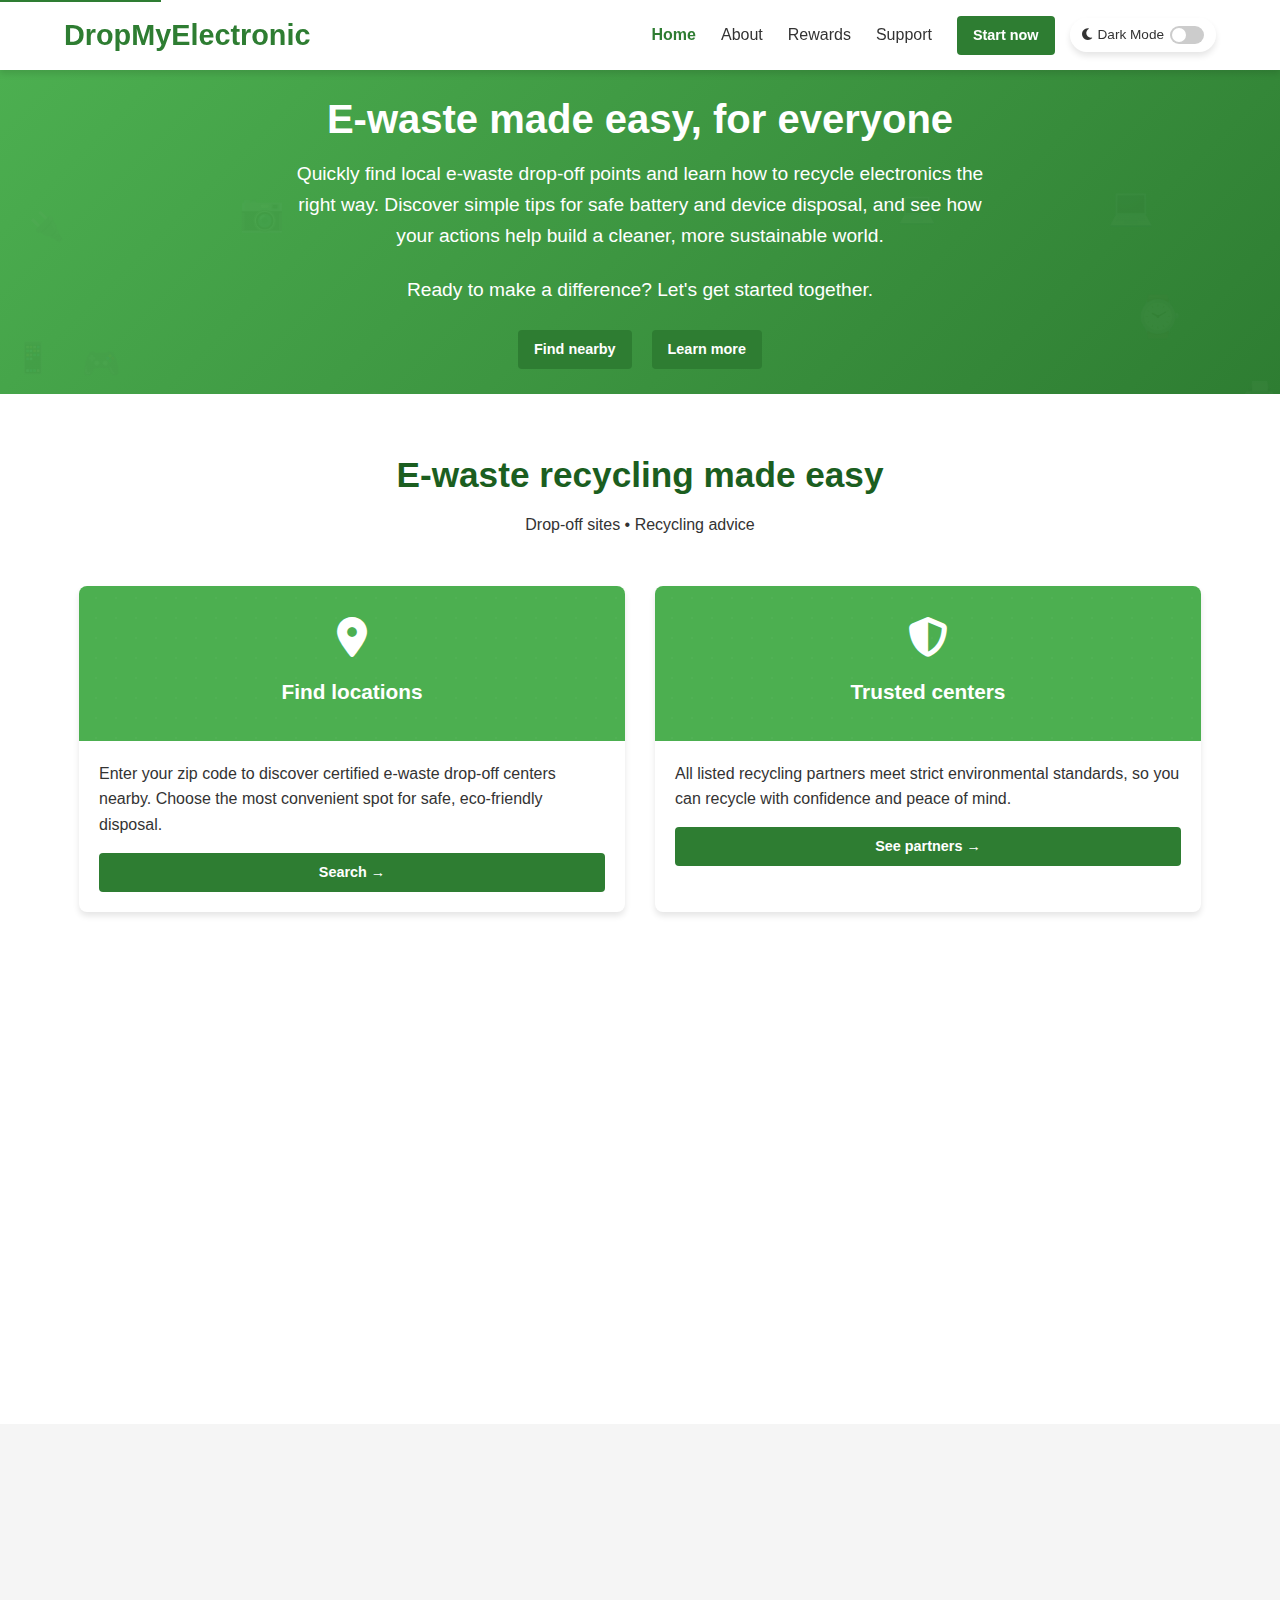
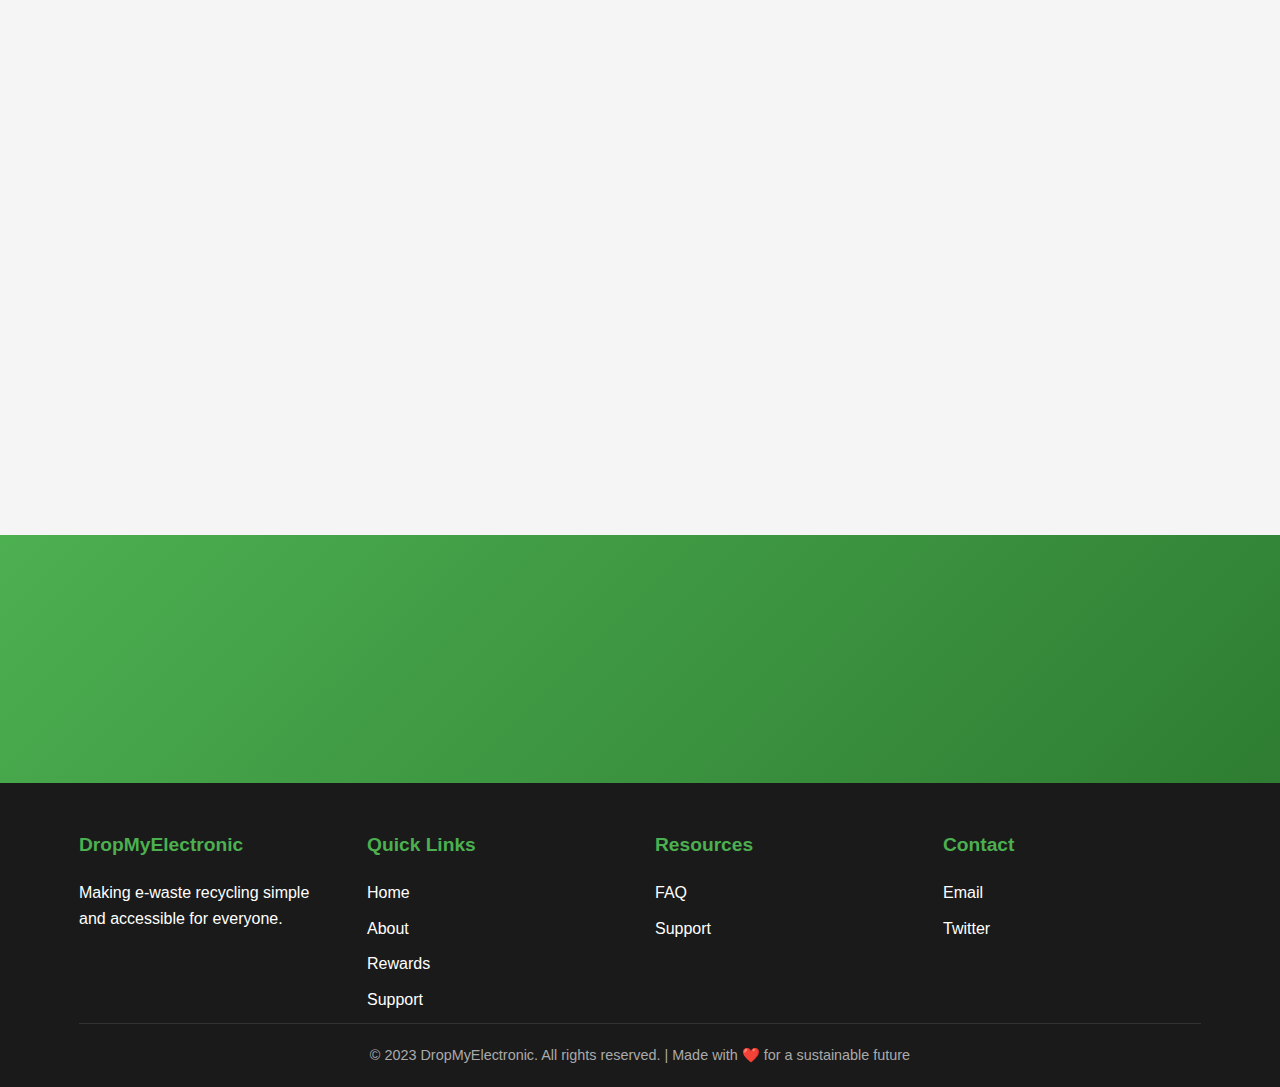
<file: index.html>
<!DOCTYPE html>
<html lang="en">
<head>
    <meta charset="UTF-8">
    <meta name="viewport" content="width=device-width, initial-scale=1.0">
    <title>DropMyElectronic | E-Waste Recycling Made Easy | Find Local Drop-Off Points</title>
    <meta name="description" content="Quickly find certified e-waste recycling centers near you. Learn how to properly recycle electronics, batteries, and devices. Reduce environmental impact with our easy-to-use platform.">
    <meta name="keywords" content="e-waste recycling, electronic recycling, drop-off points, battery disposal, sustainable electronics, Nairobi e-waste, environmental sustainability">
    <meta name="author" content="DropMyElectronic">
    
    <!-- Open Graph / Social Media Meta Tags -->
    <meta property="og:title" content="DropMyElectronic - E-Waste Recycling Made Easy">
    <meta property="og:description" content="Find local e-waste drop-off points and learn proper electronics recycling. Join the movement for a cleaner, sustainable world.">
    <meta property="og:type" content="website">
    <meta property="og:url" content="https://dropmyelectronic.com">
    <!-- Updated to electronics recycling image -->
    <meta property="og:image" content="https://images.unsplash.com/photo-1620641788421-7a1c342ea42e?ixlib=rb-4.0.3&auto=format&fit=crop&w=1200&q=80">
    <meta property="og:site_name" content="DropMyElectronic">
    
    <!-- Twitter Card -->
    <meta name="twitter:card" content="summary_large_image">
    <meta name="twitter:title" content="DropMyElectronic - E-Waste Recycling Made Easy">
    <meta name="twitter:description" content="Find local e-waste drop-off points and learn proper electronics recycling.">
    <!-- Updated to electronics recycling image -->
    <meta name="twitter:image" content="https://images.unsplash.com/photo-1620641788421-7a1c342ea42e?ixlib=rb-4.0.3&auto=format&fit=crop&w=1200&q=80">
    
    <!-- Canonical URL -->
    <link rel="canonical" href="https://dropmyelectronic.com">
    
    <!-- Structured Data / Schema.org -->
    <script type="application/ld+json">
    {
        "@context": "https://schema.org",
        "@type": "Organization",
        "name": "DropMyElectronic",
        "description": "Making e-waste recycling simple and accessible for everyone",
        "url": "https://dropmyelectronic.com",
        "logo": "https://dropmyelectronic.com/logo.png",
        "contactPoint": {
            "@type": "ContactPoint",
            "email": "info@dropmyelectronic.com",
            "contactType": "Customer Support"
        },
        "sameAs": [
            "https://twitter.com/dropmyelectronic"
        ]
    }
    </script>
    
    <script type="application/ld+json">
    {
        "@context": "https://schema.org",
        "@type": "WebSite",
        "name": "DropMyElectronic",
        "description": "E-waste recycling platform for finding local drop-off points",
        "url": "https://dropmyelectronic.com",
        "potentialAction": {
            "@type": "SearchAction",
            "target": "https://dropmyelectronic.com/search?q={search_term_string}",
            "query-input": "required name=search_term_string"
        }
    }
    </script>
    
    <link rel="stylesheet" href="https://cdnjs.cloudflare.com/ajax/libs/font-awesome/6.4.0/css/all.min.css">
    
    <!-- Preload critical assets - Updated to electronics image -->
    <link rel="preload" href="https://images.unsplash.com/photo-1620641788421-7a1c342ea42e?ixlib=rb-4.0.3&auto=format&fit=crop&w=1473&q=80" as="image">
    <link rel="preconnect" href="https://cdnjs.cloudflare.com">
    
    <style>
        :root {
            --primary-color: #2e7d32; --primary-light: #4caf50; --primary-dark: #1b5e20;
            --secondary-color: #ff9800; --accent-color: #2196f3; --text-color: #333;
            --light-bg: #f5f5f5; --white: #fff; --card-bg: #fff; --shadow: 0 4px 6px rgba(0,0,0,0.1);
            --radius: 8px; --footer-bg: #1a1a1a; --footer-text: #fff; --hero-gradient: linear-gradient(135deg, var(--primary-light) 0%, var(--primary-color) 100%);
            --header-bg: #fff;
        }
        .dark-mode {
            --primary-color: #4caf50; --primary-light: #66bb6a; --primary-dark: #388e3c;
            --secondary-color: #ffb74d; --accent-color: #64b5f6; --text-color: #e0e0e0;
            --light-bg: #121212; --white: #1e1e1e; --card-bg: #2d2d2d; --shadow: 0 4px 6px rgba(0,0,0,0.3);
            --footer-bg: #0a0a0a; --footer-text: #e0e0e0; --hero-gradient: linear-gradient(135deg, #1b5e20 0%, #2e7d32 100%); --header-bg: #1e1e1e;
        }
        
        * { margin: 0; padding: 0; box-sizing: border-box; transition: background-color 0.3s ease, color 0.3s ease, border-color 0.3s ease, transform 0.3s ease, opacity 0.3s ease; }
        body { font-family: 'Segoe UI', Tahoma, Geneva, Verdana, sans-serif; line-height: 1.6; color: var(--text-color); background-color: var(--light-bg); }
        a { text-decoration: none; color: inherit; }
        .container { width: 90%; max-width: 1200px; margin: 0 auto; padding: 0 15px; }
        .btn { display: inline-block; background-color: var(--primary-color); color: white; padding: 8px 16px; border-radius: 4px; font-weight: 600; transition: all 0.3s ease; border: none; cursor: pointer; text-align: center; font-size: 0.9rem; }
        .btn:hover { background-color: var(--primary-dark); transform: translateY(-2px); }
        .btn-secondary { background-color: var(--secondary-color); }
        .btn-secondary:hover { background-color: #e68900; }
        section { padding: 60px 0; }
        h1, h2, h3, h4 { margin-bottom: 1rem; line-height: 1.2; }
        
        /* Header */
        header { background-color: var(--header-bg); box-shadow: var(--shadow); position: sticky; top: 0; z-index: 100; }
        .header-container, .section-title { display: flex; justify-content: space-between; align-items: center; padding: 12px 0; }
        .section-title { flex-direction: column; text-align: center; margin-bottom: 3rem; padding: 0; }
        .logo { font-size: 1.8rem; font-weight: 700; color: var(--primary-color); }
        .nav-links { display: flex; align-items: center; list-style: none; gap: 25px; margin-left: auto; margin-right: 25px; }
        .nav-links a { font-weight: 500; transition: color 0.3s ease; }
        .nav-links a:hover, .nav-links .active { color: var(--primary-color); font-weight: 600; }
        .header-right { display: flex; align-items: center; gap: 15px; }
        .dark-mode-toggle { display: flex; align-items: center; gap: 8px; background-color: rgba(255,255,255,0.1); backdrop-filter: blur(10px); padding: 6px 12px; border-radius: 30px; box-shadow: var(--shadow); }
        .dark-mode-label { display: flex; align-items: center; gap: 6px; cursor: pointer; font-weight: 500; color: var(--text-color); font-size: 0.85rem; }
        .dark-mode-switch { position: relative; width: 34px; height: 18px; background-color: #ccc; border-radius: 34px; transition: background-color 0.3s; }
        .dark-mode-switch::after { content: ''; position: absolute; top: 2px; left: 2px; width: 14px; height: 14px; background-color: white; border-radius: 50%; transition: transform 0.3s; }
        #dark-mode-checkbox:checked + .dark-mode-switch { background-color: var(--primary-color); }
        #dark-mode-checkbox:checked + .dark-mode-switch::after { transform: translateX(16px); }
        #dark-mode-checkbox { display: none; }
        
        /* Hero Section */
        .hero, .cta { background: var(--hero-gradient); color: white; text-align: center; padding: 25px 0; position: relative; overflow: hidden; }
        .cta { padding: 40px 0; }
        .hero::before, .cta::before {
            content: ''; position: absolute; top: 0; left: 0; right: 0; bottom: 0;
            /* Updated to electronics recycling image */
            background: url('https://images.unsplash.com/photo-1620641788421-7a1c342ea42e?ixlib=rb-4.0.3&auto=format&fit=crop&w=1473&q=80') center/cover;
            opacity: 0.15;
        }
        .hero::before { animation: slowZoom 20s infinite alternate; }
        .cta::before { opacity: 0.1; animation: slowPan 30s infinite alternate; }
        .hero .container, .cta .container { position: relative; z-index: 1; }
        .hero h1, .cta h2 { font-size: 2.5rem; margin-bottom: 1rem; }
        .cta h2 { font-size: 2rem; }
        .hero p, .cta p { font-size: 1.2rem; max-width: 700px; margin: 0 auto 1.5rem; }
        .cta p { font-size: 1rem; }
        .hero-buttons, .cta-buttons { display: flex; justify-content: center; gap: 20px; flex-wrap: wrap; }
        
        /* Animations */
        @keyframes slowZoom { 0% { transform: scale(1); } 100% { transform: scale(1.05); } }
        @keyframes slowPan { 0% { transform: scale(1) translateX(0); } 100% { transform: scale(1.1) translateX(-5%); } }
        @keyframes fadeInUp { from { opacity: 0; transform: translateY(20px); } to { opacity: 1; transform: translateY(0); } }
        @keyframes floatPattern { 0% { transform: translate(0, 0) rotate(0deg); } 100% { transform: translate(-20px, -20px) rotate(360deg); } }
        @keyframes float { 0% { transform: translateY(0) rotate(0deg); } 25% { transform: translateY(-20px) rotate(90deg); } 50% { transform: translateY(-40px) rotate(180deg); } 75% { transform: translateY(-20px) rotate(270deg); } 100% { transform: translateY(0) rotate(360deg); } }
        
        .hero h1 { animation: fadeInUp 1s ease-out; }
        .hero p { animation: fadeInUp 1s ease-out 0.2s both; }
        .hero-buttons, .cta-buttons { animation: fadeInUp 1s ease-out 0.4s both; }
        
        /* Content Sections */
        .features { background-color: var(--white); }
        .section-title h2 { font-size: 2.2rem; color: var(--primary-dark); }
        .section-title p { color: var(--text-color); max-width: 600px; margin: 0 auto; }
        .features-grid, .stats-grid, .info-grid, .footer-content { display: grid; grid-template-columns: repeat(auto-fit, minmax(300px, 1fr)); gap: 30px; }
        .footer-content { grid-template-columns: repeat(auto-fit, minmax(200px, 1fr)); }
        
        /* Cards */
        .feature-card, .stat-card, .info-card { background-color: var(--card-bg); border-radius: var(--radius); box-shadow: var(--shadow); overflow: hidden; transition: transform 0.3s ease; position: relative; }
        .feature-card:hover, .stat-card:hover, .info-card:hover { transform: translateY(-5px); }
        
        .feature-header { padding: 20px; text-align: center; background-color: var(--primary-light); color: white; position: relative; overflow: hidden; }
        .feature-header::before {
            content: ''; position: absolute; top: -50%; left: -50%; width: 200%; height: 200%;
            background: radial-gradient(circle, rgba(255,255,255,0.1) 1px, transparent 1px); background-size: 20px 20px;
            opacity: 0.3; animation: floatPattern 20s linear infinite;
        }
        .feature-icon, .value-icon { font-size: 2.5rem; margin-bottom: 10px; position: relative; z-index: 1; }
        .feature-title { font-size: 1.3rem; font-weight: 600; position: relative; z-index: 1; }
        .feature-body { padding: 20px; display: flex; flex-direction: column; flex-grow: 1; }
        .feature-description { margin-bottom: 15px; flex-grow: 1; }
        .feature-actions { margin-top: auto; }
        
        .stats-section { background-color: var(--white); }
        .stat-card { padding: 30px; text-align: center; }
        .stat-card::after {
            content: ''; position: absolute; top: 0; left: -100%; width: 100%; height: 100%;
            background: linear-gradient(90deg, transparent, rgba(255,255,255,0.2), transparent); transition: left 0.5s;
        }
        .stat-card:hover::after { left: 100%; }
        .stat-value { font-size: 2.5rem; font-weight: 700; color: var(--primary-color); margin: 10px 0; }
        .stat-label { font-size: 1.1rem; color: var(--text-color); }
        
        .info-section { background-color: var(--light-bg); }
        .info-card { padding: 30px; }
        .info-card h4 { font-size: 1.3rem; color: var(--primary-dark); margin-bottom: 15px; display: flex; align-items: center; gap: 10px; }
        .info-card ul { padding-left: 20px; }
        .info-card li { margin-bottom: 10px; position: relative; padding-left: 25px; }
        .info-card li::before { content: '♻️'; position: absolute; left: 0; font-size: 0.9rem; }
        .info-image {
            height: 150px; background-size: cover; background-position: center; border-radius: var(--radius) var(--radius) 0 0;
            margin: -30px -30px 20px -30px;
        }
        /* Specific images for each card with relevant electronics content */
        #why-recycle .info-image { 
            background-image: url('https://images.unsplash.com/photo-1581094794329-c8112a89af12?ixlib=rb-4.0.3&auto=format&fit=crop&w=1470&q=80');
            background-position: center 30%;
        }
        #where-recycle .info-image { 
            background-image: url('https://images.unsplash.com/photo-1522542550221-31fd19575a2d?ixlib=rb-4.0.3&auto=format&fit=crop&w=1470&q=80');
            background-position: center center;
        }
        #how-prep .info-image { 
            background-image: url('https://images.unsplash.com/photo-1605638381145-309f1cbfe2d9?ixlib=rb-4.0.3&auto=format&fit=crop&w=1470&q=80');
            background-position: center center;
        }
        
        /* Footer */
        footer { background-color: var(--footer-bg); color: var(--footer-text); padding: 50px 0 20px; }
        .footer-column h3 { font-size: 1.2rem; margin-bottom: 1.5rem; color: var(--primary-light); }
        .footer-links { list-style: none; }
        .footer-links li { margin-bottom: 10px; }
        .footer-links a:hover { color: var(--primary-light); }
        .copyright { text-align: center; padding-top: 20px; border-top: 1px solid #333; font-size: 0.9rem; color: #aaa; }
        
        /* Effects */
        .floating-icons { position: absolute; width: 100%; height: 100%; top: 0; left: 0; pointer-events: none; z-index: 0; opacity: 0.1; }
        .floating-icon { position: absolute; font-size: 2rem; opacity: 0.3; animation: float 15s infinite linear; }
        .scroll-animate { opacity: 0; transform: translateY(30px); transition: all 0.6s ease; }
        .scroll-animate.active { opacity: 1; transform: translateY(0); }
        
        /* Accessibility */
        .skip-link { position: absolute; top: -40px; left: 0; background: var(--primary-color); color: white; padding: 8px; z-index: 1000; }
        .skip-link:focus { top: 0; }
        
        /* Responsive */
        @media (max-width: 1024px) {
            .nav-links { gap: 20px; margin-right: 20px; }
            .header-right { gap: 12px; }
        }
        @media (max-width: 768px) {
            .header-container { flex-direction: column; gap: 15px; }
            .nav-links { margin: 10px auto; gap: 15px; flex-wrap: wrap; justify-content: center; margin-right: 0; }
            .header-right { order: 1; width: 100%; justify-content: center; margin-top: 10px; }
            .hero h1, .cta h2 { font-size: 2rem; }
            .hero-buttons, .cta-buttons { flex-direction: column; align-items: center; }
            .hero-buttons .btn, .cta-buttons .btn { width: 100%; max-width: 300px; }
            .dark-mode-label span { display: none; }
            .floating-icons { display: none; }
        }
        @media (max-width: 480px) {
            .hero h1, .section-title h2, .cta h2 { font-size: 1.8rem; }
            .header-right { flex-wrap: wrap; }
            .nav-links { gap: 10px; }
            .info-image { height: 120px; }
        }
    </style>
</head>
<body>
    <!-- Skip to main content link for accessibility -->
    <a href="#main-content" class="skip-link" aria-label="Skip to main content">Skip to main content</a>
    
    <header role="banner">
        <div class="container header-container">
            <a href="index.html" class="logo" aria-label="DropMyElectronic - E-Waste Recycling Platform">
                DropMyElectronic
            </a>
            <ul class="nav-links">
                <li><a href="index.html" class="active" aria-current="page">Home</a></li>
                <li><a href="about.html">About</a></li>
                <li><a href="reward.html">Rewards</a></li>
                <li><a href="support.html">Support</a></li>
            </ul>
            <div class="header-right">
                <a href="sign.html" class="btn" aria-label="Start recycling e-waste now">Start now</a>
                <div class="dark-mode-toggle">
                    <label for="dark-mode-checkbox" class="dark-mode-label" aria-label="Toggle dark mode">
                        <i class="fas fa-moon" aria-hidden="true"></i>
                        <span>Dark Mode</span>
                        <input type="checkbox" id="dark-mode-checkbox" aria-label="Dark mode toggle">
                        <div class="dark-mode-switch" role="switch" aria-checked="false"></div>
                    </label>
                </div>
            </div>
        </div>
    </header>
    
    <main id="main-content">
        <section class="hero" aria-labelledby="hero-title">
            <div class="floating-icons" id="hero-icons" aria-hidden="true"></div>
            <div class="container">
                <h1 id="hero-title">E-waste made easy, for everyone</h1>
                <p>Quickly find local e-waste drop-off points and learn how to recycle electronics the right way. Discover simple tips for safe battery and device disposal, and see how your actions help build a cleaner, more sustainable world.</p>
                <p>Ready to make a difference? Let's get started together.</p>
                <div class="hero-buttons">
                    <a href="map.html" class="btn" aria-label="Find nearby e-waste recycling centers">Find nearby</a>
                    <a href="#recycling-made-easy" class="btn" aria-label="Learn more about e-waste recycling">Learn more</a>
                </div>
            </div>
        </section>
        
        <section class="features" id="recycling-made-easy" aria-labelledby="recycling-title">
            <div class="container">
                <div class="section-title scroll-animate">
                    <h2 id="recycling-title">E-waste recycling made easy</h2>
                    <p>Drop-off sites • Recycling advice</p>
                </div>
                <div class="features-grid">
                    <article class="feature-card scroll-animate" aria-labelledby="feature-locations">
                        <div class="feature-header">
                            <div class="feature-icon" aria-hidden="true"><i class="fas fa-map-marker-alt"></i></div>
                            <h3 id="feature-locations" class="feature-title">Find locations</h3>
                        </div>
                        <div class="feature-body">
                            <p class="feature-description">Enter your zip code to discover certified e-waste drop-off centers nearby. Choose the most convenient spot for safe, eco-friendly disposal.</p>
                            <div class="feature-actions">
                                <a href="map.html" class="btn" style="width: 100%;" aria-label="Search for e-waste recycling locations">Search →</a>
                            </div>
                        </div>
                    </article>
                    <article class="feature-card scroll-animate" aria-labelledby="feature-trusted">
                        <div class="feature-header">
                            <div class="feature-icon" aria-hidden="true"><i class="fas fa-shield-alt"></i></div>
                            <h3 id="feature-trusted" class="feature-title">Trusted centers</h3>
                        </div>
                        <div class="feature-body">
                            <p class="feature-description">All listed recycling partners meet strict environmental standards, so you can recycle with confidence and peace of mind.</p>
                            <div class="feature-actions">
                                <a href="about.html" class="btn" style="width: 100%;" aria-label="See our recycling partners">See partners →</a>
                            </div>
                        </div>
                    </article>
                </div>
            </div>
        </section>
        
        <section class="stats-section" aria-labelledby="stats-title">
            <div class="container">
                <div class="section-title scroll-animate">
                    <h2 id="stats-title">E-Waste Impact in Numbers</h2>
                    <p>Understanding the scale of the e-waste challenge</p>
                </div>
                <div class="stats-grid">
                    <article class="stat-card scroll-animate">
                        <div class="stat-value" data-count="3000" role="text" aria-label="3000+ Tons of e-waste">0+ Tons</div>
                        <div class="stat-label">E-waste generated monthly in Nairobi</div>
                    </article>
                    <article class="stat-card scroll-animate">
                        <div class="stat-value" data-count="17" role="text" aria-label="17 percent of e-waste">0%</div>
                        <div class="stat-label">Of e-waste is properly recycled globally</div>
                    </article>
                    <article class="stat-card scroll-animate">
                        <div class="stat-value" data-count="90" role="text" aria-label="90 percent recoverable materials">0%</div>
                        <div class="stat-label">Valuable materials recoverable from old devices</div>
                    </article>
                </div>
            </div>
        </section>
        
        <section class="info-section" aria-labelledby="essentials-title">
            <div class="container">
                <div class="section-title scroll-animate">
                    <h2 id="essentials-title">E-waste made easy. Start here.</h2>
                    <p>E-WASTE ESSENTIALS</p>
                </div>
                <div class="info-grid">
                    <article class="info-card scroll-animate" id="why-recycle">
                        <div class="info-image" role="img" aria-label="Worker at an e-waste recycling plant sorting through electronic components"></div>
                        <h4><i class="fas fa-question-circle" aria-hidden="true"></i> Why recycle your electronics?</h4>
                        <ul>
                            <li>Learn how recycling electronics helps the planet</li>
                            <li>Saves valuable resources and reduces mining</li>
                            <li>Keeps toxic waste out of landfills</li>
                            <li>Get simple steps to begin today</li>
                        </ul>
                    </article>
                    <article class="info-card scroll-animate" id="where-recycle">
                        <div class="info-image" role="img" aria-label="Map showing recycling locations with electronics icons"></div>
                        <h4><i class="fas fa-map-marked-alt" aria-hidden="true"></i> Where to recycle?</h4>
                        <ul>
                            <li>Quickly find trusted drop-off locations</li>
                            <li>Locations for batteries, phones, and more</li>
                            <li>Our guide makes safe disposal simple</li>
                            <li>Stress-free recycling experience</li>
                        </ul>
                    </article>
                    <article class="info-card scroll-animate" id="how-prep">
                        <div class="info-image" role="img" aria-label="Person carefully wiping data from a smartphone before recycling"></div>
                        <h4><i class="fas fa-tools" aria-hidden="true"></i> How to prep your devices</h4>
                        <ul>
                            <li>Follow easy tips to wipe your data</li>
                            <li>Pack devices safely for transport</li>
                            <li>Ensure your e-waste is recycled responsibly</li>
                            <li>Step-by-step preparation guide</li>
                        </ul>
                    </article>
                </div>
            </div>
        </section>
        
        <section class="cta" aria-labelledby="cta-title">
            <div class="container">
                <h2 id="cta-title" class="scroll-animate">Ready to Make a Difference?</h2>
                <p class="scroll-animate">Join thousands of people who are already recycling their e-waste responsibly. Start today and help build a cleaner, more sustainable world.</p>
                <div class="cta-buttons">
                    <a href="quiz.html" class="btn btn-secondary scroll-animate" aria-label="Test your e-waste knowledge">Test Your Knowledge</a>
                    <a href="map.html" class="btn scroll-animate" aria-label="Find recycling centers near you">Find Recycling Centers</a>
                    <a href="reward.html" class="btn scroll-animate" aria-label="Earn rewards for recycling">Earn Rewards</a>
                </div>
            </div>
        </section>
    </main>
    
    <footer role="contentinfo">
        <div class="container">
            <div class="footer-content">
                <div class="footer-column">
                    <h3>DropMyElectronic</h3>
                    <p>Making e-waste recycling simple and accessible for everyone.</p>
                </div>
                <div class="footer-column">
                    <h3>Quick Links</h3>
                    <ul class="footer-links">
                        <li><a href="index.html" aria-label="Home page">Home</a></li>
                        <li><a href="about.html" aria-label="About us">About</a></li>
                        <li><a href="reward.html" aria-label="Rewards program">Rewards</a></li>
                        <li><a href="support.html" aria-label="Customer support">Support</a></li>
                    </ul>
                </div>
                <div class="footer-column">
                    <h3>Resources</h3>
                    <ul class="footer-links">
                        <li><a href="#" aria-label="Frequently asked questions">FAQ</a></li>
                        <li><a href="#" aria-label="Support center">Support</a></li>
                    </ul>
                </div>
                <div class="footer-column">
                    <h3>Contact</h3>
                    <ul class="footer-links">
                        <li><a href="mailto:info@dropmyelectronic.com" aria-label="Email DropMyElectronic">Email</a></li>
                        <li><a href="#" aria-label="Follow us on Twitter">Twitter</a></li>
                    </ul>
                </div>
            </div>
            <div class="copyright">
                <p>&copy; 2023 DropMyElectronic. All rights reserved. | Made with ❤️ for a sustainable future</p>
            </div>
        </div>
    </footer>
    
    <script>
        const darkModeToggle = document.getElementById('dark-mode-checkbox');
        const body = document.body;
        const prefersDarkScheme = window.matchMedia('(prefers-color-scheme: dark)');
        const currentTheme = localStorage.getItem('theme');
        
        function updateDarkModeIcon(isDark) {
            const icon = document.querySelector('.dark-mode-label i');
            const label = document.querySelector('.dark-mode-label span');
            const switchElement = document.querySelector('.dark-mode-switch');
            icon.className = isDark ? 'fas fa-sun' : 'fas fa-moon';
            label.textContent = isDark ? 'Light Mode' : 'Dark Mode';
            switchElement.setAttribute('aria-checked', isDark.toString());
        }
        
        if (currentTheme === 'dark' || (!currentTheme && prefersDarkScheme.matches)) {
            body.classList.add('dark-mode');
            darkModeToggle.checked = true;
            updateDarkModeIcon(true);
        }
        
        darkModeToggle.addEventListener('change', function() {
            if (this.checked) {
                body.classList.add('dark-mode');
                localStorage.setItem('theme', 'dark');
                updateDarkModeIcon(true);
            } else {
                body.classList.remove('dark-mode');
                localStorage.setItem('theme', 'light');
                updateDarkModeIcon(false);
            }
        });
        
        prefersDarkScheme.addEventListener('change', function(e) {
            if (!localStorage.getItem('theme')) {
                if (e.matches) {
                    body.classList.add('dark-mode');
                    darkModeToggle.checked = true;
                    updateDarkModeIcon(true);
                } else {
                    body.classList.remove('dark-mode');
                    darkModeToggle.checked = false;
                    updateDarkModeIcon(false);
                }
            }
        });
        
        function createFloatingIcons() {
            const icons = ['💻', '📱', '🔋', '🖨️', '🎮', '⌚', '🔌', '📷'];
            const container = document.getElementById('hero-icons');
            
            for (let i = 0; i < 12; i++) {
                const icon = document.createElement('div');
                icon.className = 'floating-icon';
                icon.textContent = icons[Math.floor(Math.random() * icons.length)];
                icon.style.left = Math.random() * 100 + '%';
                icon.style.top = Math.random() * 100 + '%';
                icon.style.animationDelay = Math.random() * 5 + 's';
                icon.style.fontSize = (Math.random() * 1 + 1.5) + 'rem';
                container.appendChild(icon);
            }
        }
        
        function animateCounter(el) {
            const target = parseInt(el.getAttribute('data-count'));
            const duration = 2000;
            const step = target / (duration / 16);
            let current = 0;
            
            const timer = setInterval(() => {
                current += step;
                if (current >= target) {
                    current = target;
                    clearInterval(timer);
                }
                el.textContent = Math.floor(current) + (el.textContent.includes('%') ? '%' : '+ Tons');
            }, 16);
        }
        
        function handleScrollAnimation() {
            document.querySelectorAll('.scroll-animate').forEach(el => {
                const rect = el.getBoundingClientRect();
                const isVisible = rect.top < window.innerHeight * 0.8;
                
                if (isVisible) {
                    el.classList.add('active');
                    const counter = el.querySelector('.stat-value[data-count]');
                    if (counter && !counter.classList.contains('animated')) {
                        counter.classList.add('animated');
                        animateCounter(counter);
                    }
                }
            });
        }
        
        // SEO: Update page title on tab visibility change
        document.addEventListener('visibilitychange', function() {
            if (document.hidden) {
                document.title = '♻️ DropMyElectronic - Don\'t Forget to Recycle!';
            } else {
                document.title = 'DropMyElectronic | E-Waste Recycling Made Easy | Find Local Drop-Off Points';
            }
        });
        
        document.addEventListener('DOMContentLoaded', function() {
            createFloatingIcons();
            handleScrollAnimation();
            window.addEventListener('scroll', handleScrollAnimation);
            
            setTimeout(() => {
                document.querySelector('.hero h1').style.animationPlayState = 'running';
                document.querySelectorAll('.hero p').forEach(p => p.style.animationPlayState = 'running');
                document.querySelector('.hero-buttons').style.animationPlayState = 'running';
            }, 100);
        });
    </script>
</body>
</html>
</file>
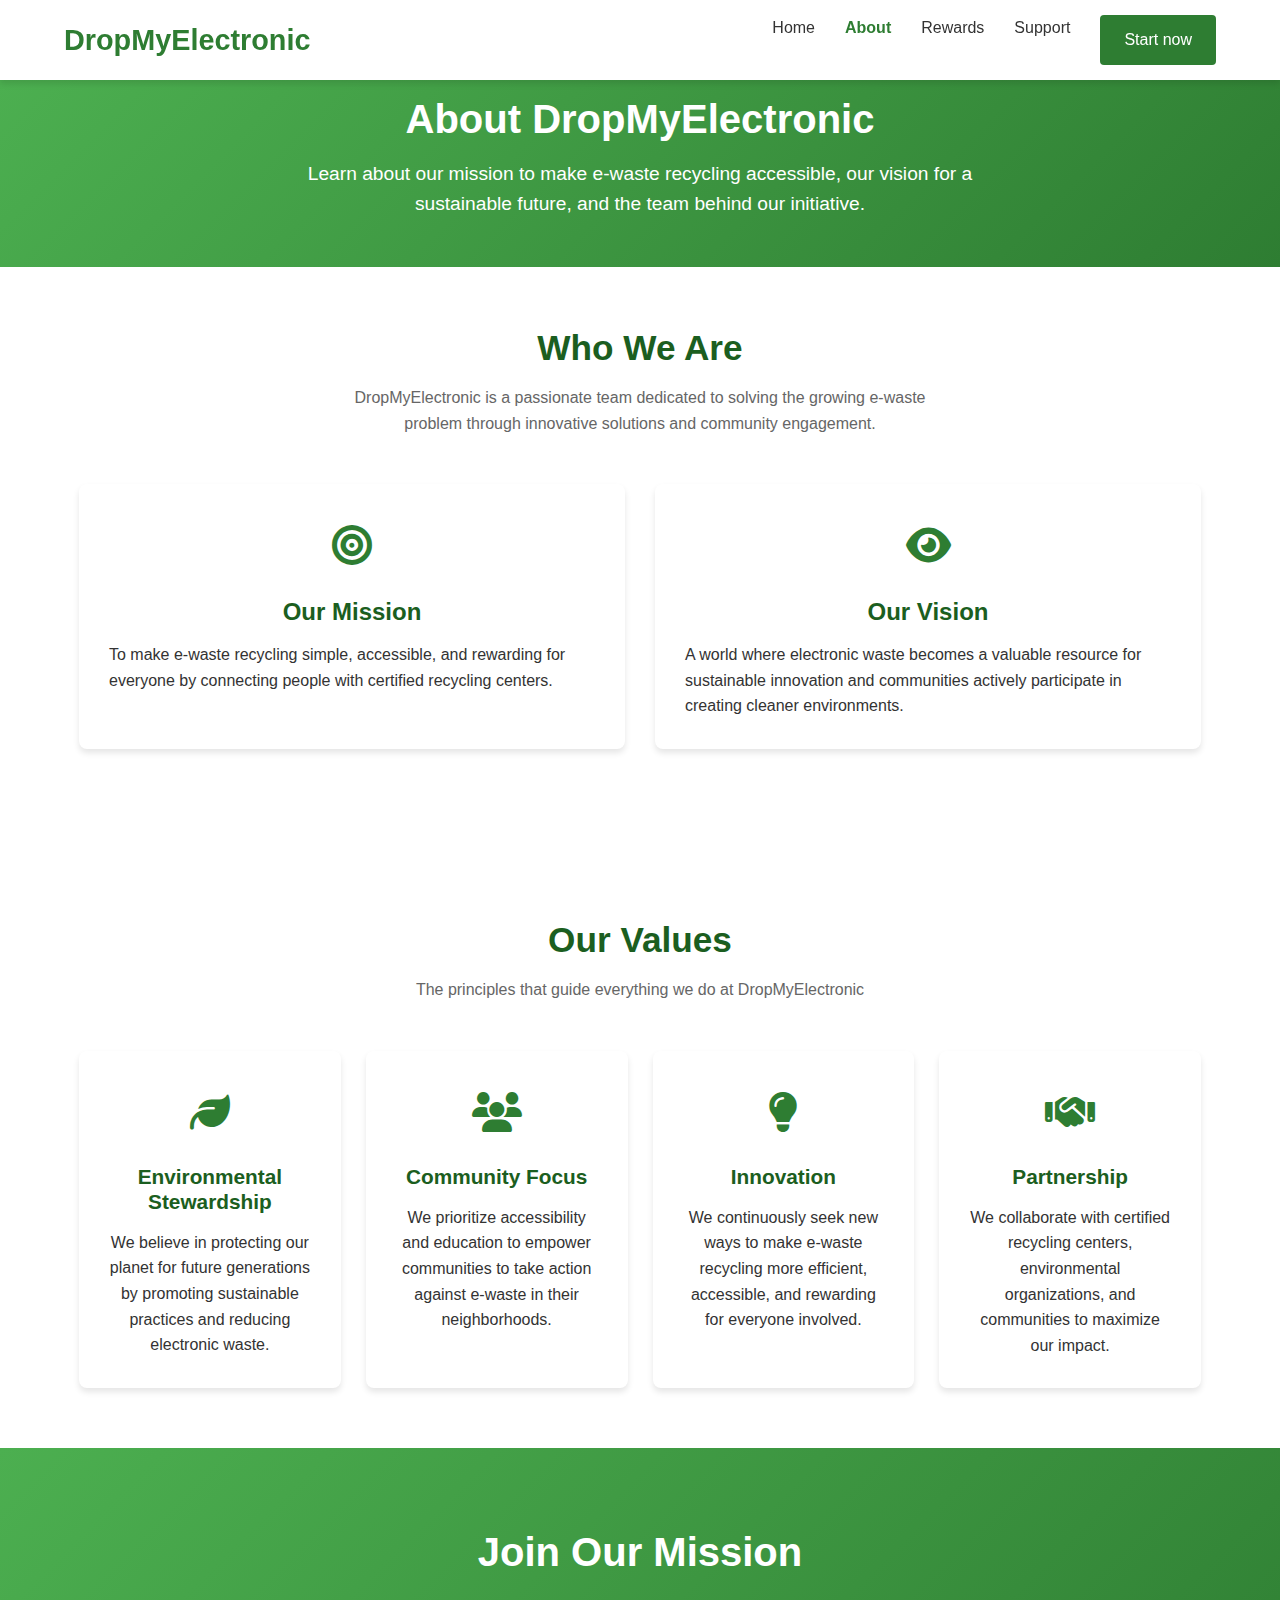
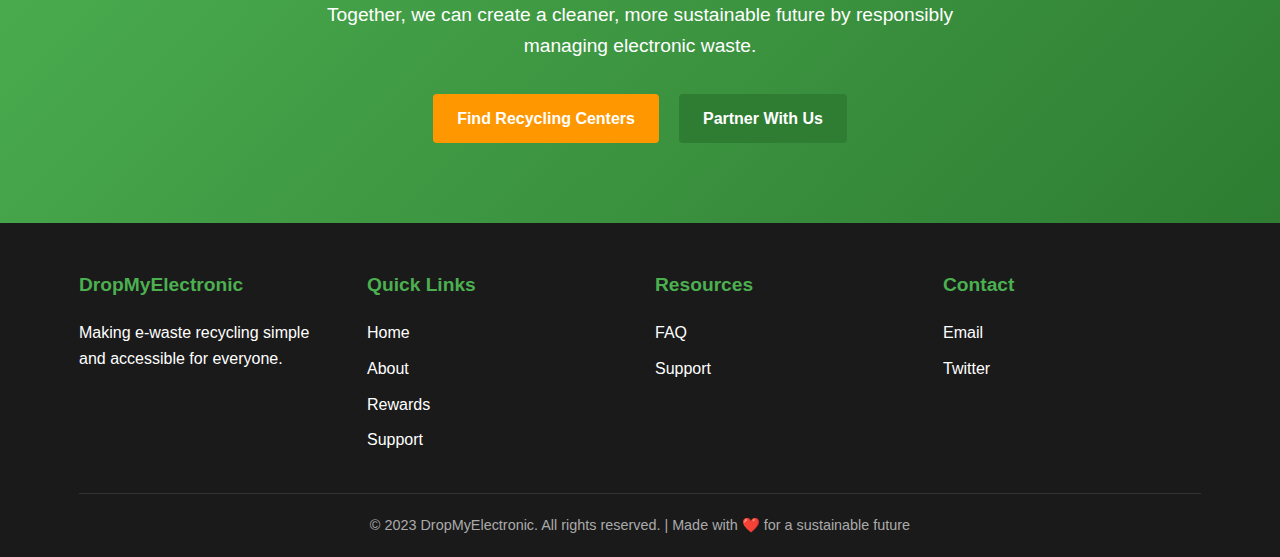
<file: about.html>
<!DOCTYPE html>
<html lang="en">
<head>
    <meta charset="UTF-8">
    <meta name="viewport" content="width=device-width, initial-scale=1.0">
    <title>About Us - DropMyElectronic</title>
    <link rel="stylesheet" href="https://cdnjs.cloudflare.com/ajax/libs/font-awesome/6.4.0/css/all.min.css">
    <style>
        /* Base Styles */
        :root {
            --primary-color: #2e7d32;
            --primary-light: #4caf50;
            --primary-dark: #1b5e20;
            --secondary-color: #ff9800;
            --accent-color: #2196f3;
            --text-color: #333;
            --light-bg: #f5f5f5;
            --white: #ffffff;
            --card-bg: #ffffff;
            --shadow: 0 4px 6px rgba(0, 0, 0, 0.1);
            --radius: 8px;
        }
        
        * {
            margin: 0;
            padding: 0;
            box-sizing: border-box;
        }
        
        body {
            font-family: 'Segoe UI', Tahoma, Geneva, Verdana, sans-serif;
            line-height: 1.6;
            color: var(--text-color);
            background-color: var(--light-bg);
        }
        
        a {
            text-decoration: none;
            color: inherit;
        }
        
        .container {
            width: 90%;
            max-width: 1200px;
            margin: 0 auto;
            padding: 0 15px;
        }
        
        .btn {
            display: inline-block;
            background-color: var(--primary-color);
            color: white;
            padding: 12px 24px;
            border-radius: 4px;
            font-weight: 600;
            transition: all 0.3s ease;
            border: none;
            cursor: pointer;
            text-align: center;
        }
        
        .btn:hover {
            background-color: var(--primary-dark);
            transform: translateY(-2px);
        }
        
        .btn-secondary {
            background-color: var(--secondary-color);
        }
        
        .btn-secondary:hover {
            background-color: #e68900;
        }
        
        section {
            padding: 60px 0;
        }
        
        h1, h2, h3, h4 {
            margin-bottom: 1rem;
            line-height: 1.2;
        }
        
        /* Header Styles */
        header {
            background-color: var(--white);
            box-shadow: var(--shadow);
            position: sticky;
            top: 0;
            z-index: 100;
        }
        
        .header-container {
            display: flex;
            justify-content: space-between;
            align-items: center;
            padding: 15px 0;
        }
        
        .logo {
            font-size: 1.8rem;
            font-weight: 700;
            color: var(--primary-color);
        }
        
        .nav-links {
            display: flex;
            list-style: none;
        }
        
        .nav-links li {
            margin-left: 30px;
        }
        
        .nav-links a {
            font-weight: 500;
            transition: color 0.3s ease;
        }
        
        .nav-links a:hover {
            color: var(--primary-color);
        }
        
        .nav-links .active {
            color: var(--primary-color);
            font-weight: 600;
        }
        
        /* Hero Section */
        .hero {
            background: linear-gradient(135deg, var(--primary-light) 0%, var(--primary-color) 100%);
            color: white;
            text-align: center;
            padding: 15px 0;
        }
        
        .hero h1 {
            font-size: 2.5rem;
            margin-bottom: 1rem;
        }
        
        .hero p {
            font-size: 1.2rem;
            max-width: 700px;
            margin: 0 auto 2rem;
        }
        
        /* About Content */
        .about-content {
            background-color: var(--white);
        }
        
        .section-title {
            text-align: center;
            margin-bottom: 3rem;
        }
        
        .section-title h2 {
            font-size: 2.2rem;
            color: var(--primary-dark);
        }
        
        .section-title p {
            color: #666;
            max-width: 600px;
            margin: 0 auto;
        }
        
        .about-grid {
            display: grid;
            grid-template-columns: repeat(auto-fit, minmax(300px, 1fr));
            gap: 30px;
            margin-bottom: 50px;
        }
        
        .about-card {
            background-color: var(--card-bg);
            border-radius: var(--radius);
            box-shadow: var(--shadow);
            padding: 30px;
            transition: transform 0.3s ease;
            display: flex;
            flex-direction: column;
            height: 100%;
        }
        
        .about-card:hover {
            transform: translateY(-5px);
        }
        
        .about-icon {
            font-size: 2.5rem;
            color: var(--primary-color);
            margin-bottom: 20px;
            text-align: center;
        }
        
        .about-card h3 {
            font-size: 1.5rem;
            color: var(--primary-dark);
            margin-bottom: 15px;
            text-align: center;
        }
        
        /* Team Section */
        .team-section {
            background-color: var(--light-bg);
            display: none; /* Hide the team section */
        }
        
        .team-grid {
            display: grid;
            grid-template-columns: repeat(auto-fit, minmax(250px, 1fr));
            gap: 30px;
        }
        
        .team-card {
            background-color: var(--card-bg);
            border-radius: var(--radius);
            box-shadow: var(--shadow);
            overflow: hidden;
            transition: transform 0.3s ease;
            text-align: center;
        }
        
        .team-card:hover {
            transform: translateY(-5px);
        }
        
        .team-img {
            width: 100%;
            height: 200px;
            background-color: #e0e0e0;
            display: flex;
            align-items: center;
            justify-content: center;
            color: #999;
            font-size: 4rem;
        }
        
        .team-info {
            padding: 20px;
        }
        
        .team-name {
            font-size: 1.3rem;
            font-weight: 600;
            color: var(--primary-dark);
            margin-bottom: 5px;
        }
        
        .team-role {
            color: var(--primary-color);
            font-weight: 500;
            margin-bottom: 15px;
        }
        
        /* Values Section */
        .values-section {
            background-color: var(--white);
        }
        
        .values-grid {
            display: grid;
            grid-template-columns: repeat(auto-fit, minmax(250px, 1fr));
            gap: 25px;
        }
        
        .value-card {
            background-color: var(--card-bg);
            border-radius: var(--radius);
            box-shadow: var(--shadow);
            padding: 30px;
            text-align: center;
            transition: transform 0.3s ease;
        }
        
        .value-card:hover {
            transform: translateY(-5px);
        }
        
        .value-icon {
            font-size: 2.5rem;
            color: var(--primary-color);
            margin-bottom: 20px;
        }
        
        .value-title {
            font-size: 1.3rem;
            font-weight: 600;
            color: var(--primary-dark);
            margin-bottom: 15px;
        }
        
        /* CTA Section */
        .cta {
            background: linear-gradient(135deg, var(--primary-light) 0%, var(--primary-color) 100%);
            color: white;
            text-align: center;
            padding: 80px 0;
        }
        
        .cta h2 {
            font-size: 2.5rem;
            margin-bottom: 1.5rem;
        }
        
        .cta p {
            font-size: 1.2rem;
            max-width: 700px;
            margin: 0 auto 2rem;
        }
        
        .cta-buttons {
            display: flex;
            justify-content: center;
            gap: 20px;
            flex-wrap: wrap;
        }
        
        /* Footer */
        footer {
            background-color: #1a1a1a;
            color: white;
            padding: 50px 0 20px;
        }
        
        .footer-content {
            display: grid;
            grid-template-columns: repeat(auto-fit, minmax(200px, 1fr));
            gap: 30px;
            margin-bottom: 30px;
        }
        
        .footer-column h3 {
            font-size: 1.2rem;
            margin-bottom: 1.5rem;
            color: var(--primary-light);
        }
        
        .footer-links {
            list-style: none;
        }
        
        .footer-links li {
            margin-bottom: 10px;
        }
        
        .footer-links a {
            transition: color 0.3s ease;
        }
        
        .footer-links a:hover {
            color: var(--primary-light);
        }
        
        .copyright {
            text-align: center;
            padding-top: 20px;
            border-top: 1px solid #333;
            font-size: 0.9rem;
            color: #aaa;
        }
        
        /* Responsive Styles */
        @media (max-width: 768px) {
            .header-container {
                flex-direction: column;
            }
            
            .nav-links {
                margin-top: 20px;
                flex-wrap: wrap;
                justify-content: center;
            }
            
            .nav-links li {
                margin: 5px 10px;
            }
            
            .hero h1 {
                font-size: 2rem;
            }
            
            .cta-buttons {
                flex-direction: column;
                align-items: center;
            }
            
            .cta-buttons .btn {
                width: 100%;
                max-width: 300px;
            }
        }
        
        @media (max-width: 480px) {
            .hero h1 {
                font-size: 1.8rem;
            }
            
            .section-title h2 {
                font-size: 1.8rem;
            }
        }
    </style>
</head>
<body>
    <!-- Header -->
    <header>
        <div class="container header-container">
            <a href="index.html" class="logo">DropMyElectronic</a>
            <ul class="nav-links">
                <li><a href="index.html">Home</a></li>
                <li><a href="about.html" class="active">About</a></li>
                <li><a href="reward.html">Rewards</a></li>
                <li><a href="support.html">Support</a></li>
                <li><a href="sign.html" class="btn">Start now</a></li>
            </ul>
        </div>
    </header>

    <!-- Hero Section -->
    <section class="hero">
        <div class="container">
            <h1>About DropMyElectronic</h1>
            <p>Learn about our mission to make e-waste recycling accessible, our vision for a sustainable future, and the team behind our initiative.</p>
        </div>
    </section>

    <!-- About Content Section -->
    <section class="about-content">
        <div class="container">
            <div class="section-title">
                <h2>Who We Are</h2>
                <p>DropMyElectronic is a passionate team dedicated to solving the growing e-waste problem through innovative solutions and community engagement.</p>
            </div>
            
            <div class="about-grid">
                <div class="about-card">
                    <div class="about-icon">
                        <i class="fas fa-bullseye"></i>
                    </div>
                    <h3>Our Mission</h3>
                    <p>To make e-waste recycling simple, accessible, and rewarding for everyone by connecting people with certified recycling centers.</p>
                </div>
                
                <div class="about-card">
                    <div class="about-icon">
                        <i class="fas fa-eye"></i>
                    </div>
                    <h3>Our Vision</h3>
                    <p>A world where electronic waste becomes a valuable resource for sustainable innovation and communities actively participate in creating cleaner environments.</p>
                </div>
                
                <!--
                <div class="about-card">
                    <div class="about-icon">
                        <i class="fas fa-history"></i>
                    </div>
                    <h3>Our Story</h3>
                    <p>Founded in 2020, DropMyElectronic began as a university project focused on Nairobi's growing e-waste problem. Our founders witnessed firsthand how difficult it was for people to find proper disposal options for their old electronics.</p>
                    <p>What started as a simple directory of recycling locations has evolved into a comprehensive platform that educates, incentivizes, and simplifies the e-waste recycling process for thousands of users across Kenya.</p>
                </div>
                -->
            </div>
        </div>
    </section>

    <!-- Values Section -->
    <section class="values-section">
        <div class="container">
            <div class="section-title">
                <h2>Our Values</h2>
                <p>The principles that guide everything we do at DropMyElectronic</p>
            </div>
            
            <div class="values-grid">
                <div class="value-card">
                    <div class="value-icon">
                        <i class="fas fa-leaf"></i>
                    </div>
                    <h3 class="value-title">Environmental Stewardship</h3>
                    <p>We believe in protecting our planet for future generations by promoting sustainable practices and reducing electronic waste.</p>
                </div>
                
                <div class="value-card">
                    <div class="value-icon">
                        <i class="fas fa-users"></i>
                    </div>
                    <h3 class="value-title">Community Focus</h3>
                    <p>We prioritize accessibility and education to empower communities to take action against e-waste in their neighborhoods.</p>
                </div>
                
                <div class="value-card">
                    <div class="value-icon">
                        <i class="fas fa-lightbulb"></i>
                    </div>
                    <h3 class="value-title">Innovation</h3>
                    <p>We continuously seek new ways to make e-waste recycling more efficient, accessible, and rewarding for everyone involved.</p>
                </div>
                
                <div class="value-card">
                    <div class="value-icon">
                        <i class="fas fa-handshake"></i>
                    </div>
                    <h3 class="value-title">Partnership</h3>
                    <p>We collaborate with certified recycling centers, environmental organizations, and communities to maximize our impact.</p>
                </div>
            </div>
        </div>
    </section>

    <!-- Team Section (Commented Out) -->
    <!--
    <section class="team-section">
        <div class="container">
            <div class="section-title">
                <h2>Our Team</h2>
                <p>Meet the passionate individuals driving our mission forward</p>
            </div>
            
            <div class="team-grid">
                <div class="team-card">
                    <div class="team-img">
                        <i class="fas fa-user"></i>
                    </div>
                    <div class="team-info">
                        <h3 class="team-name">Sarah Johnson</h3>
                        <p class="team-role">CEO & Founder</p>
                        <p>Environmental scientist with 10+ years experience in waste management solutions.</p>
                    </div>
                </div>
                
                <div class="team-card">
                    <div class="team-img">
                        <i class="fas fa-user"></i>
                    </div>
                    <div class="team-info">
                        <h3 class="team-name">David Kimani</h3>
                        <p class="team-role">CTO</p>
                        <p>Tech innovator passionate about using technology to solve environmental challenges.</p>
                    </div>
                </div>
                
                <div class="team-card">
                    <div class="team-img">
                        <i class="fas fa-user"></i>
                    </div>
                    <div class="team-info">
                        <h3 class="team-name">Grace Omondi</h3>
                        <p class="team-role">Community Manager</p>
                        <p>Dedicated to building relationships and expanding our network of recycling partners.</p>
                    </div>
                </div>
                
                <div class="team-card">
                    <div class="team-img">
                        <i class="fas fa-user"></i>
                    </div>
                    <div class="team-info">
                        <h3 class="team-name">Michael Chen</h3>
                        <p class="team-role">Education Director</p>
                        <p>Creates engaging content to raise awareness about e-waste and proper recycling practices.</p>
                    </div>
                </div>
            </div>
        </div>
    </section>
    -->

    <!-- CTA Section -->
    <section class="cta">
        <div class="container">
            <h2>Join Our Mission</h2>
            <p>Together, we can create a cleaner, more sustainable future by responsibly managing electronic waste.</p>
            <div class="cta-buttons">
                <a href="map.html" class="btn btn-secondary">Find Recycling Centers</a>
                <a href="support.html" class="btn">Partner With Us</a>
            </div>
        </div>
    </section>

    <!-- Footer -->
    <footer>
        <div class="container">
            <div class="footer-content">
                <div class="footer-column">
                    <h3>DropMyElectronic</h3>
                    <p>Making e-waste recycling simple and accessible for everyone.</p>
                </div>
                <div class="footer-column">
                    <h3>Quick Links</h3>
                    <ul class="footer-links">
                        <li><a href="index.html">Home</a></li>
                        <li><a href="about.html">About</a></li>
                        <li><a href="reward.html">Rewards</a></li>
                        <li><a href="support.html">Support</a></li>
                    </ul>
                </div>
                <div class="footer-column">
                    <h3>Resources</h3>
                    <ul class="footer-links">
   
                        <li><a href="#">FAQ</a></li>
                        <li><a href="#">Support</a></li>
                    </ul>
                </div>
                <div class="footer-column">
                    <h3>Contact</h3>
                    <ul class="footer-links">
                        <li><a href="mailto:info@dropmyelectronic.com">Email</a></li>
                        <li><a href="#">Twitter</a></li>

                    </ul>
                </div>
            </div>
            <div class="copyright">
                <p>&copy; 2023 DropMyElectronic. All rights reserved. | Made with ❤️ for a sustainable future</p>
            </div>
        </div>
    </footer>
</body>
</html>
</file>
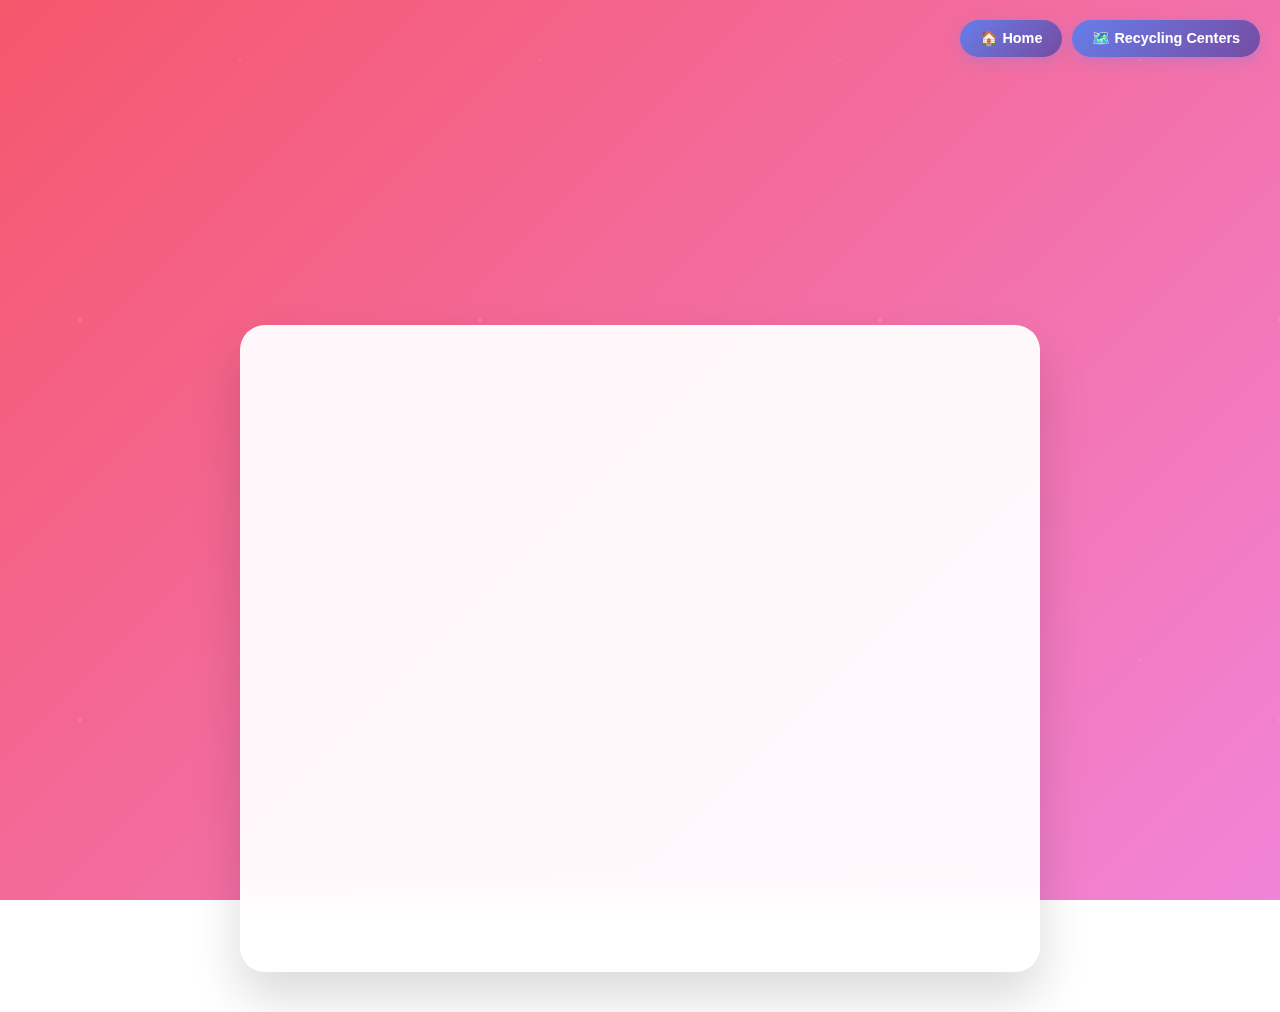
<file: contact.html>
<!DOCTYPE html>
<html lang="en">
<head>
  <meta charset="UTF-8">
  <meta name="viewport" content="width=device-width, initial-scale=1.0">
  <title>Contact Us - Drop My Electronic</title>
  <link rel="stylesheet" href="style.css">
</head>
<body>
  <div class="animated-bg"></div>
  
  <div class="page-container">
    <div class="nav-top">
      <a href="index.html" class="nav-btn">🏠 Home</a>
      <a href="map.html" class="nav-btn">🗺️ Recycling Centers</a>
    </div>

    <header class="header fade-in-up">
      <h1>Contact Us</h1>
      <p class="delay-1">Get in touch with our e-waste awareness team</p>
    </header>

    <div class="contact-container slide-in-up">
      <div class="contact-grid">
        <!-- Contact Information -->
        <div class="contact-info slide-in-left">
          <h3>📞 Get In Touch</h3>
          
          <div class="contact-item fade-in-up delay-1">
            <div style="margin-right: 15px; font-size: 1.2em;">📍</div>
            <div>
              <h4>Our Location</h4>
              <p>Green Towers, 5th Floor<br>Westlands, Nairobi, Kenya</p>
            </div>
          </div>

          <div class="contact-item fade-in-up delay-1">
            <div style="margin-right: 15px; font-size: 1.2em;">📧</div>
            <div>
              <h4>Email Us</h4>
              <p>info@dropmyelectronic.co.ke<br>support@dropmyelectronic.co.ke</p>
            </div>
          </div>

          <div class="contact-item fade-in-up delay-2">
            <div style="margin-right: 15px; font-size: 1.2em;">📱</div>
            <div>
              <h4>Call Us</h4>
              <p>+254 700 123 456<br>+254 711 987 654</p>
            </div>
          </div>

          <div class="contact-item fade-in-up delay-2">
            <div style="margin-right: 15px; font-size: 1.2em;">🕒</div>
            <div>
              <h4>Business Hours</h4>
              <p>Monday - Friday: 8:00 AM - 6:00 PM<br>Saturday: 9:00 AM - 2:00 PM</p>
            </div>
          </div>

          <div style="margin-top: 30px;">
            
            <div style="display: flex; gap: 15px;">
              
            </div>
          </div>
        </div>

        <!-- Contact Form -->
        <div class="contact-form slide-in-right">
          <h3>💬 Send us a Message</h3>
          <form id="contactForm">
            <div class="form-group">
              <input type="text" id="name" name="name" required placeholder="Full Name *">
            </div>

            <div class="form-group">
              <input type="email" id="email" name="email" required placeholder="Email Address *">
            </div>

            <div class="form-group">
              <input type="tel" id="phone" name="phone" placeholder="Phone Number">
            </div>

            <div class="form-group">
              <select id="subject" name="subject" required>
                <option value="">Select a subject *</option>
                <option value="e-waste-collection">E-Waste Collection Inquiry</option>
                <option value="recycling-info">Recycling Information</option>
                <option value="partnership">Partnership Opportunity</option>
                <option value="volunteer">Volunteer Program</option>
                <option value="complaint">Complaint</option>
                <option value="other">Other</option>
              </select>
            </div>

            <div class="form-group">
              <textarea id="message" name="message" required placeholder="Tell us about your e-waste concerns or questions... *" rows="5"></textarea>
            </div>

            <button type="submit" class="submit-btn">
              Send Message 📤
            </button>
          </form>
        </div>
      </div>
    </div>
  </div>

  <script>
    document.getElementById('contactForm').addEventListener('submit', function(e) {
      e.preventDefault();
      
      const submitBtn = this.querySelector('.submit-btn');
      const originalText = submitBtn.textContent;
      
      // Show success state
      submitBtn.textContent = '✅ Message Sent!';
      submitBtn.style.background = 'linear-gradient(135deg, #4CAF50, #45a049)';
      submitBtn.disabled = true;
      
      // Simulate form submission
      console.log('Form submitted with:', {
        name: document.getElementById('name').value,
        email: document.getElementById('email').value,
        phone: document.getElementById('phone').value,
        subject: document.getElementById('subject').value,
        message: document.getElementById('message').value
      });
      
      // Reset form after 3 seconds
      setTimeout(() => {
        this.reset();
        submitBtn.textContent = originalText;
        submitBtn.style.background = '';
        submitBtn.disabled = false;
      }, 3000);
    });
  </script>

  <style>
    .social-link {
      display: inline-block;
      padding: 12px;
      background: rgba(255, 255, 255, 0.2);
      border-radius: 50%;
      color: white;
      text-decoration: none;
      transition: all 0.3s ease;
      text-align: center;
      width: 45px;
      height: 45px;
      font-size: 1.2em;
    }

    .social-link:hover {
      background: rgba(255, 255, 255, 0.3);
      transform: translateY(-3px);
    }
  </style>
</body>
</html>
</file>
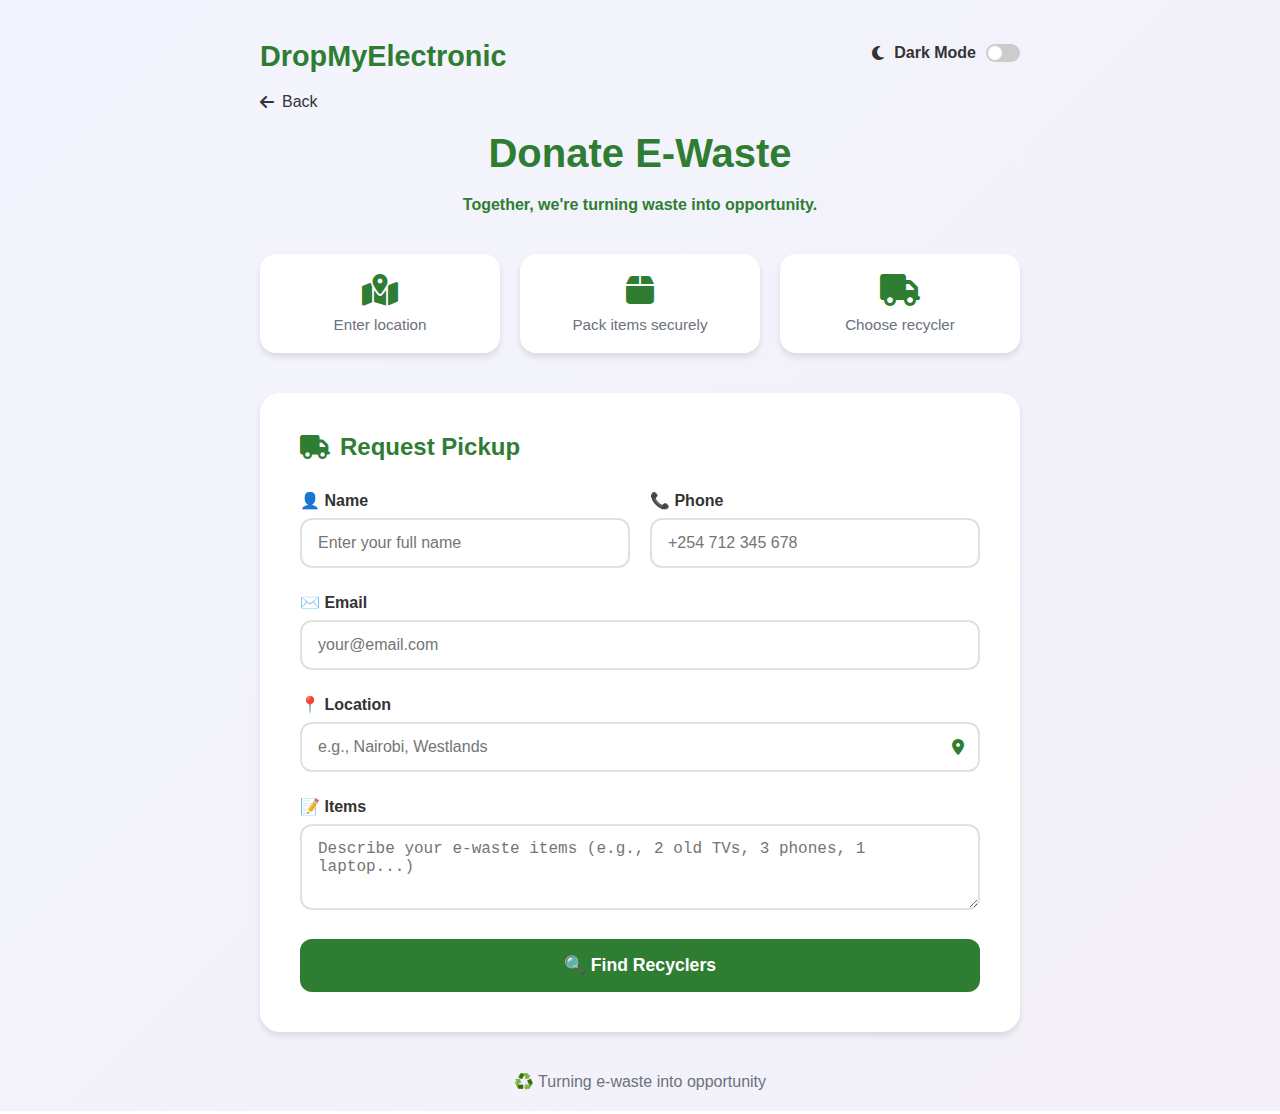
<file: pickupform.html>
<!DOCTYPE html>
<html lang="en">
<head>
    <meta charset="UTF-8">
    <meta name="viewport" content="width=device-width, initial-scale=1.0">
    <title>DropMyElectronic | Donate E-Waste</title>
    <link rel="stylesheet" href="https://cdnjs.cloudflare.com/ajax/libs/font-awesome/6.4.0/css/all.min.css">
    <style>
        *{margin:0;padding:0;box-sizing:border-box;transition:all .3s ease}
        :root{--primary:#2e7d32;--secondary:#ff9800;--text:#333;--bg:#f5f5f5;--card:#fff;--shadow:0 4px 6px rgba(0,0,0,0.1)}
        .dark-mode{--primary:#4caf50;--secondary:#ffb74d;--text:#e0e0e0;--bg:#121212;--card:#2d2d2d;--shadow:0 4px 6px rgba(0,0,0,0.3)}
        body{font-family:'Segoe UI',sans-serif;background:linear-gradient(135deg,#667eea15,#764ba215);color:var(--text);min-height:100vh}
        .container{width:90%;max-width:800px;margin:0 auto;padding:20px}
        .header{display:flex;justify-content:space-between;align-items:center;padding:20px 0}
        .logo{font-size:1.8rem;font-weight:700;color:var(--primary);text-decoration:none}
        .back-btn{color:var(--text);text-decoration:none;display:flex;align-items:center;gap:8px;margin-bottom:20px}
        .hero{text-align:center;margin-bottom:40px}
        .hero h1{font-size:2.5rem;color:var(--primary);margin-bottom:20px}
        .hero p{font-weight:600;color:var(--primary)}
        .steps{display:grid;grid-template-columns:repeat(3,1fr);gap:20px;margin-bottom:40px}
        .step{text-align:center;padding:20px;background:var(--card);border-radius:16px;box-shadow:var(--shadow)}
        .step i{font-size:2rem;color:var(--primary);margin-bottom:10px}
        .step p{color:#6b7280;font-size:.95rem}
        .pickup-section{background:var(--card);border-radius:20px;padding:40px;box-shadow:var(--shadow);margin-bottom:40px}
        .pickup-section h2{display:flex;align-items:center;gap:10px;margin-bottom:30px;color:var(--primary)}
        .form-group{margin-bottom:25px}
        .form-row{display:grid;grid-template-columns:repeat(2,1fr);gap:20px}
        label{display:block;margin-bottom:8px;font-weight:600}
        input,textarea{width:100%;padding:14px 16px;border:2px solid #e0e0e0;border-radius:12px;font-size:1rem;background:var(--card);color:var(--text)}
        input:focus,textarea:focus{border-color:var(--primary);outline:none;box-shadow:0 0 0 3px rgba(46,125,50,0.1)}
        .location-box{position:relative}
        .location-box i{position:absolute;right:16px;top:50%;transform:translateY(-50%);color:var(--primary)}
        .btn{background:var(--primary);color:#fff;padding:16px 32px;border-radius:12px;font-weight:600;border:none;cursor:pointer;font-size:1.1rem;width:100%}
        .btn:hover{background:#1b5e20;transform:translateY(-2px)}
        .dark-mode-switch{position:relative;width:34px;height:18px;background:#ccc;border-radius:34px}
        .dark-mode-switch::after{content:'';position:absolute;top:2px;left:2px;width:14px;height:14px;background:#fff;border-radius:50%;transition:.3s}
        #dark-mode-checkbox:checked+.dark-mode-switch::after{transform:translateX(16px)}
        #dark-mode-checkbox{display:none}
        .dark-mode-label{display:flex;align-items:center;gap:10px;cursor:pointer}
        .footer-text{text-align:center;color:#6b7280;margin-top:20px}
        .recycler-match{background:var(--bg);border-radius:16px;padding:20px;margin-top:20px;border:2px solid var(--primary)}
        .recycler-match h3{color:var(--primary);margin-bottom:15px;display:flex;align-items:center;gap:10px}
        .match-card{background:var(--card);border-radius:12px;padding:20px;margin-bottom:15px;border:2px solid transparent;cursor:pointer;transition:all .2s ease}
        .match-card:hover{transform:translateY(-2px);box-shadow:var(--shadow)}
        .match-card.selected{border-color:var(--primary);background:rgba(46,125,50,0.05)}
        .match-header{display:flex;justify-content:space-between;align-items:center;margin-bottom:10px}
        .match-name{font-size:1.2rem;font-weight:600}
        .match-rating{background:var(--primary);color:#fff;padding:4px 10px;border-radius:20px;font-size:.8rem}
        .match-details{display:grid;grid-template-columns:repeat(3,1fr);gap:10px;margin:15px 0}
        .match-detail{text-align:center}
        .match-detail .label{font-size:.7rem;color:#6b7280;text-transform:uppercase}
        .match-detail .value{font-size:1.1rem;font-weight:600}
        .selection-indicator{text-align:right;color:var(--primary);font-size:.9rem;margin-top:5px}
        .spinner{display:inline-block;width:20px;height:20px;border:3px solid rgba(255,255,255,0.3);border-top-color:#fff;border-radius:50%;animation:spin 1s infinite;margin-right:10px}
        @keyframes spin{to{transform:rotate(360deg)}}
        .hidden{display:none!important}
        .email-preview{background:#f0f9ff;border-radius:12px;padding:20px;margin:20px 0;border-left:4px solid var(--primary);font-family:monospace;font-size:.9rem;text-align:left;white-space:pre-wrap}
        .dark-mode .email-preview{background:#1e293b;color:#e2e8f0}
        .warning-box{background:#fff3cd;border:1px solid #ffeeba;color:#856404;padding:15px;border-radius:8px;margin:20px 0}
        @media (max-width:768px){.steps,.form-row{grid-template-columns:1fr}.hero h1{font-size:2rem}.match-details{grid-template-columns:1fr}}
    </style>
</head>
<body>
<div class="container">
    <div class="header">
        <a href="index.html" class="logo">DropMyElectronic</a>
        <div class="dark-mode-toggle">
            <label for="dark-mode-checkbox" class="dark-mode-label">
                <i class="fas fa-moon"></i><span>Dark Mode</span>
                <input type="checkbox" id="dark-mode-checkbox">
                <div class="dark-mode-switch"></div>
            </label>
        </div>
    </div>
    
    <a href="index.html" class="back-btn"><i class="fas fa-arrow-left"></i> Back</a>
    
    <div class="hero">
        <h1>Donate E-Waste</h1>
        <p>Together, we're turning waste into opportunity.</p>
    </div>
    
    <div class="steps">
        <div class="step"><i class="fas fa-map-marked-alt"></i><p>Enter location</p></div>
        <div class="step"><i class="fas fa-box"></i><p>Pack items securely</p></div>
        <div class="step"><i class="fas fa-truck"></i><p>Choose recycler</p></div>
    </div>
    
    <div class="pickup-section">
        <h2><i class="fas fa-truck"></i> Request Pickup</h2>
        
        <form id="donationForm">
            <div class="form-row">
                <div class="form-group"><label>👤 Name</label><input type="text" id="name" placeholder="Enter your full name" required></div>
                <div class="form-group"><label>📞 Phone</label><input type="tel" id="phone" placeholder="+254 712 345 678" required></div>
            </div>
            <div class="form-group"><label>✉️ Email</label><input type="email" id="email" placeholder="your@email.com" required></div>
            <div class="form-group">
                <label>📍 Location</label>
                <div class="location-box"><input type="text" id="location" placeholder="e.g., Nairobi, Westlands" required><i class="fas fa-map-marker-alt"></i></div>
            </div>
            <div class="form-group"><label>📝 Items</label><textarea id="items" rows="3" placeholder="Describe your e-waste items (e.g., 2 old TVs, 3 phones, 1 laptop...)" required></textarea></div>
            <button type="submit" id="submitBtn" class="btn"><span id="btnText">🔍 Find Recyclers</span><span id="btnLoading" class="hidden"><span class="spinner"></span> Finding...</span></button>
        </form>
        
        <div id="matchesSection" class="hidden">
            <div class="recycler-match">
                <h3><i class="fas fa-recycle"></i> Select Recycler</h3>
                <div id="matchesList"></div>
                <div id="selectionStatus" class="hidden" style="margin:15px 0;padding:10px;background:var(--bg);border-radius:8px;text-align:center;">✅ <span id="selectedName"></span> selected</div>
                <button onclick="confirm()" id="confirmBtn" class="btn" style="background:var(--secondary);margin-top:20px;" disabled>✅ Confirm Request</button>
            </div>
        </div>
        
        <div id="successMessage" class="hidden" style="text-align:center;margin-top:30px;padding:20px;background:#f0fdf4;border-radius:12px;color:#166534">
            <i class="fas fa-check-circle" style="font-size:3rem;margin-bottom:10px;"></i>
            <h3>Request Received!</h3>
            <div id="successDetails" style="margin-top:15px;"></div>
            <div class="email-preview" id="emailPreview"><strong>📧 Email Preview (not sent):</strong><br><div id="emailContent"></div></div>
            <button onclick="reset()" class="btn" style="margin-top:20px;background:var(--secondary);">📅 New Request</button>
        </div>
    </div>
    
    <div class="footer-text"><p>♻️ Turning e-waste into opportunity</p></div>
</div>

<script>
// Dark Mode
(() => {
    const t = document.getElementById('dark-mode-checkbox'), b = document.body;
    (localStorage.getItem('theme') === 'dark' || (!localStorage.getItem('theme') && window.matchMedia('(prefers-color-scheme: dark)').matches)) && (b.classList.add('dark-mode'), t.checked = true, document.querySelector('.dark-mode-label i').className = 'fas fa-sun', document.querySelector('.dark-mode-label span').textContent = 'Light Mode');
    t.addEventListener('change', () => {
        b.classList.toggle('dark-mode');
        const isDark = b.classList.contains('dark-mode');
        localStorage.setItem('theme', isDark ? 'dark' : 'light');
        document.querySelector('.dark-mode-label i').className = isDark ? 'fas fa-sun' : 'fas fa-moon';
        document.querySelector('.dark-mode-label span').textContent = isDark ? 'Light Mode' : 'Dark Mode';
    });
})();

// Data
const R = [
    {id:1,n:"WEEE Centre",lat:-1.2784,lng:36.9527,a:"Mihango, Embakasi",p:"0701819559",rt:4.8,sp:"2-4h",e:"weecentre@ex.com"},
    {id:2,n:"Safaricom E-Waste",lat:-1.2733,lng:36.8067,a:"Westlands, Nairobi",p:"0722000000",rt:4.6,sp:"1-3h",e:"ewaste@safaricom.co.ke"},
    {id:3,n:"ECANDI",lat:-1.2157,lng:36.7973,a:"Limuru Rd, Nairobi",p:"0741777986",rt:4.9,sp:"3-5h",e:"info@ecandi.org"},
    {id:4,n:"GreenTech",lat:-1.2763,lng:36.8267,a:"Ngara, Nairobi",p:"0722969219",rt:4.7,sp:"2-4h",e:"greentech@ex.com"}
];

const areas = {
    nairobi:[-1.2864,36.8172],cbd:[-1.2864,36.8172],westlands:[-1.2659,36.8067],
    kilimani:[-1.2950,36.7860],karen:[-1.3159,36.8342],embakasi:[-1.3076,36.9182],
    kasarani:[-1.2186,36.8925],ngong:[-1.3000,36.7800],thika:[-1.2300,36.8700]
};

let matches = [], form = {}, selId = null;

const $ = id => document.getElementById(id);
const dist = (lat1,lng1,lat2,lng2) => {
    const R=6371, dLat=(lat2-lat1)*Math.PI/180, dLng=(lng2-lng1)*Math.PI/180;
    const a = Math.sin(dLat/2)**2 + Math.cos(lat1*Math.PI/180)*Math.cos(lat2*Math.PI/180)*Math.sin(dLng/2)**2;
    return R * 2 * Math.atan2(Math.sqrt(a), Math.sqrt(1-a));
};

const getCoord = loc => {
    loc = loc.toLowerCase().trim();
    for(let [k,c] of Object.entries(areas)) if(loc.includes(k)||k.includes(loc)) return {lat:c[0],lng:c[1]};
    return {lat:-1.2864,lng:36.8172};
};

const findNear = (lat,lng) => R.map(r => ({...r, d:dist(lat,lng,r.lat,r.lng)})).sort((a,b)=>a.d-b.d).slice(0,4);

const select = id => {
    selId = id;
    document.querySelectorAll('.match-card').forEach(c => c.classList.toggle('selected', parseInt(c.dataset.id)===id));
    const s = matches.find(r=>r.id===id);
    if(s) { $('selectedName').textContent = s.n; $('selectionStatus').classList.remove('hidden'); $('confirmBtn').disabled = false; }
};

$('donationForm').addEventListener('submit', e => {
    e.preventDefault();
    form = {n:$('name').value, p:$('phone').value, e:$('email').value, l:$('location').value, i:$('items').value};
    if(!form.n||!form.p||!form.e||!form.l||!form.i) return alert('Fill all fields');
    
    selId = null;
    $('btnText').classList.add('hidden'); $('btnLoading').classList.remove('hidden'); $('submitBtn').disabled = true;
    
    setTimeout(() => {
        const c = getCoord(form.l);
        matches = findNear(c.lat, c.lng);
        
        $('btnText').classList.remove('hidden'); $('btnLoading').classList.add('hidden'); $('submitBtn').disabled = false;
        $('donationForm').classList.add('hidden');
        
        $('matchesList').innerHTML = matches.map((r,i) => `
            <div class="match-card" data-id="${r.id}" onclick="select(${r.id})">
                <div class="match-header"><span class="match-name">${i+1}. ${r.n}</span><span class="match-rating">⭐ ${r.rt}</span></div>
                <p><i class="fas fa-map-marker-alt"></i> ${r.a}</p>
                <p><i class="fas fa-phone"></i> ${r.p}</p>
                <div class="match-details">
                    <div class="match-detail"><span class="label">Distance</span><span class="value">${r.d.toFixed(1)}km</span></div>
                    <div class="match-detail"><span class="label">Response</span><span class="value">${r.sp}</span></div>
                </div>
                <div class="selection-indicator"><i class="far fa-circle"></i> Click to select</div>
            </div>
        `).join('');
        
        $('matchesSection').classList.remove('hidden');
        $('selectionStatus').classList.add('hidden');
        $('confirmBtn').disabled = true;
    }, 1000);
});

window.confirm = () => {
    if(!selId) return alert('Select a recycler');
    const r = matches.find(r=>r.id===selId), id = 'DME-'+Date.now().toString().slice(-6);
    
    const email = `TO: ${form.e}
FROM: noreply@dropmyelectronic.com
SUBJECT: Pickup Request ${id}

Dear ${form.n},

Request sent to ${r.n} (${r.p}) for pickup at ${form.l}.

Items: ${form.i}

Thank you for helping us turn e-waste into opportunity!`;
    
    $('matchesSection').classList.add('hidden');
    $('successMessage').classList.remove('hidden');
    $('emailContent').innerHTML = email.replace(/\n/g,'<br>');
    $('successDetails').innerHTML = `<strong>ID:</strong> ${id}<br><strong>Recycler:</strong> ${r.n}<br><strong>Email:</strong> ${form.e}`;
    
    console.log('📧 Demo - Email would be sent to:', form.e);
    console.log('📧 Demo - Recycler notified:', r.e);
};

window.reset = () => {
    $('successMessage').classList.add('hidden');
    $('matchesSection').classList.add('hidden');
    $('donationForm').classList.remove('hidden');
    $('donationForm').reset();
    matches = []; form = {}; selId = null;
};
</script>
</body>
</html>
</file>
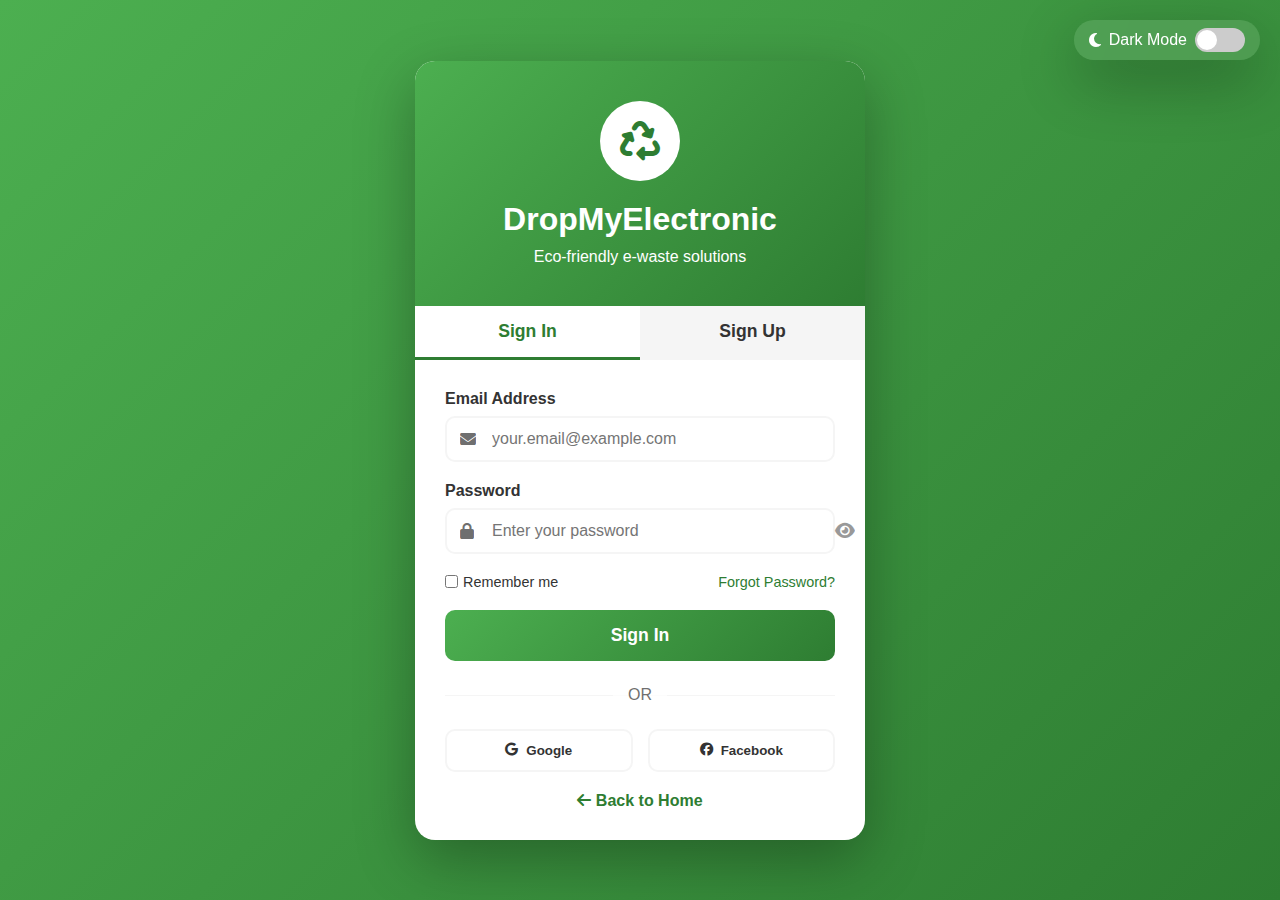
<file: sign.html>
<!DOCTYPE html>
<html lang="en">
<head>
    <meta charset="UTF-8">
    <meta name="viewport" content="width=device-width, initial-scale=1.0">
    <title>Sign In / Sign Up - DropMyElectronic</title>
    <meta name="description" content="Sign in or create an account to track your e-waste recycling, earn rewards, and access exclusive features.">
    <link rel="stylesheet" href="https://cdnjs.cloudflare.com/ajax/libs/font-awesome/6.4.0/css/all.min.css">
    <style>
        :root {
            --primary-color: #2e7d32; --primary-light: #4caf50; --primary-dark: #1b5e20;
            --secondary-color: #ff9800; --text-color: #333; --light-bg: #f5f5f5;
            --white: #ffffff; --error: #f44336; --success: #4caf50;
            --hero-gradient: linear-gradient(135deg, var(--primary-light) 0%, var(--primary-color) 100%);
            --header-bg: #ffffff; --footer-bg: #1a1a1a; --footer-text: #ffffff;
            --card-bg: #ffffff; --shadow: 0 20px 60px rgba(0,0,0,0.3);
        }
        .dark-mode {
            --text-color: #e0e0e0; --light-bg: #121212; --white: #1e1e1e;
            --card-bg: #2d2d2d; --error: #ff5252; --success: #66bb6a;
            --hero-gradient: linear-gradient(135deg, #1b5e20 0%, #2e7d32 100%);
            --shadow: 0 20px 60px rgba(0,0,0,0.6);
        }
        * { margin: 0; padding: 0; box-sizing: border-box; transition: background-color 0.3s ease, color 0.3s ease, border-color 0.3s ease; }
        body { font-family: 'Segoe UI', Tahoma, Geneva, Verdana, sans-serif; background: var(--hero-gradient); min-height: 100vh; display: flex; align-items: center; justify-content: center; padding: 20px; color: var(--text-color); }
        .dark-mode-toggle { position: fixed; top: 20px; right: 20px; z-index: 1000; display: flex; align-items: center; gap: 10px; background-color: rgba(255,255,255,0.1); backdrop-filter: blur(10px); padding: 8px 15px; border-radius: 30px; box-shadow: var(--shadow); }
        .dark-mode-label { display: flex; align-items: center; gap: 8px; cursor: pointer; font-weight: 500; color: white; }
        .dark-mode-switch { position: relative; width: 50px; height: 24px; background-color: #ccc; border-radius: 34px; transition: background-color 0.3s; }
        .dark-mode-switch::after { content: ''; position: absolute; top: 2px; left: 2px; width: 20px; height: 20px; background-color: white; border-radius: 50%; transition: transform 0.3s; }
        #dark-mode-checkbox:checked + .dark-mode-switch { background-color: var(--primary-color); }
        #dark-mode-checkbox:checked + .dark-mode-switch::after { transform: translateX(26px); }
        #dark-mode-checkbox { display: none; }
        .auth-container { background: var(--card-bg); border-radius: 20px; box-shadow: var(--shadow); max-width: 450px; width: 100%; overflow: hidden; }
        .auth-header { background: var(--hero-gradient); color: white; padding: 40px 30px; text-align: center; }
        .auth-logo { width: 80px; height: 80px; background: white; border-radius: 50%; display: flex; align-items: center; justify-content: center; margin: 0 auto 20px; font-size: 40px; color: var(--primary-color); }
        .auth-header h1 { font-size: 2rem; margin-bottom: 10px; }
        .auth-tabs { display: flex; background: var(--light-bg); }
        .tab-btn { flex: 1; padding: 15px; background: none; border: none; font-size: 1.1rem; font-weight: 600; color: var(--text-color); cursor: pointer; transition: all 0.3s ease; border-bottom: 3px solid transparent; }
        .tab-btn.active, .tab-btn.active { color: var(--primary-color); background: var(--card-bg); border-bottom: 3px solid var(--primary-color); }
        .auth-body { padding: 30px; }
        .form-container { display: none; }
        .form-container.active { display: block; animation: fadeIn 0.3s ease; }
        @keyframes fadeIn { from { opacity: 0; transform: translateY(10px); } to { opacity: 1; transform: translateY(0); } }
        .form-group { margin-bottom: 20px; }
        .form-group label { display: block; margin-bottom: 8px; color: var(--text-color); font-weight: 600; }
        .input-wrapper { position: relative; }
        .input-wrapper i { position: absolute; left: 15px; top: 50%; transform: translateY(-50%); color: var(--text-color); opacity: 0.7; }
        .form-group input { width: 100%; padding: 12px 15px 12px 45px; border: 2px solid var(--light-bg); border-radius: 10px; font-size: 1rem; transition: all 0.3s ease; background: var(--white); color: var(--text-color); }
        .form-group input:focus { outline: none; border-color: var(--primary-color); box-shadow: 0 0 0 3px rgba(46,125,50,0.1); }
        .form-group input.error { border-color: var(--error); }
        .form-group input.success { border-color: var(--success); }
        .error-message { color: var(--error); font-size: 0.85rem; margin-top: 5px; display: none; }
        .error-message.show { display: block; }
        .password-toggle { position: absolute; right: 15px; top: 50%; transform: translateY(-50%); background: none; border: none; color: var(--text-color); cursor: pointer; font-size: 1.1rem; opacity: 0.7; }
        .password-toggle:hover { opacity: 1; }
        .remember-forgot { display: flex; justify-content: space-between; align-items: center; margin-bottom: 20px; font-size: 0.9rem; }
        .remember-forgot a { color: var(--primary-color); text-decoration: none; }
        .remember-forgot a:hover { text-decoration: underline; }
        .remember-forgot label { display: flex; align-items: center; gap: 5px; color: var(--text-color); }
        .submit-btn { width: 100%; padding: 15px; background: var(--hero-gradient); color: white; border: none; border-radius: 10px; font-size: 1.1rem; font-weight: 600; cursor: pointer; transition: all 0.3s ease; }
        .submit-btn:hover { transform: translateY(-2px); box-shadow: 0 6px 20px rgba(46,125,50,0.3); }
        .submit-btn:disabled { opacity: 0.6; cursor: not-allowed; }
        .divider { text-align: center; margin: 25px 0; position: relative; }
        .divider::before { content: ''; position: absolute; left: 0; top: 50%; width: 100%; height: 1px; background: var(--light-bg); }
        .divider span { background: var(--card-bg); padding: 0 15px; position: relative; color: var(--text-color); opacity: 0.7; }
        .social-login { display: grid; grid-template-columns: 1fr 1fr; gap: 15px; }
        .social-btn { padding: 12px; border: 2px solid var(--light-bg); border-radius: 10px; background: var(--white); color: var(--text-color); font-weight: 600; cursor: pointer; transition: all 0.3s ease; display: flex; align-items: center; justify-content: center; gap: 8px; }
        .social-btn:hover { border-color: var(--primary-color); background: var(--light-bg); }
        .back-link { text-align: center; margin-top: 20px; }
        .back-link a { color: var(--primary-color); text-decoration: none; font-weight: 600; }
        .back-link a:hover { text-decoration: underline; }
        .strength-meter { height: 5px; background: var(--light-bg); border-radius: 5px; margin-top: 8px; overflow: hidden; }
        .strength-meter-fill { height: 100%; width: 0; transition: all 0.3s ease; }
        .strength-weak { background: var(--error); width: 33%; }
        .strength-medium { background: var(--secondary-color); width: 66%; }
        .strength-strong { background: var(--success); width: 100%; }
        .form-group label input[type="checkbox"] { margin-right: 8px; }
        .form-group label a { color: var(--primary-color); text-decoration: none; }
        .form-group label a:hover { text-decoration: underline; }
        @media (max-width: 768px) {
            .dark-mode-toggle { top: 15px; right: 15px; padding: 6px 12px; }
            .dark-mode-label span { display: none; }
        }
        @media (max-width: 480px) {
            .auth-container { max-width: 100%; }
            .auth-header h1 { font-size: 1.5rem; }
            .social-login { grid-template-columns: 1fr; }
            body { padding: 10px; }
        }
    </style>
</head>
<body>
    <div class="dark-mode-toggle">
        <label for="dark-mode-checkbox" class="dark-mode-label">
            <i class="fas fa-moon"></i><span>Dark Mode</span>
            <input type="checkbox" id="dark-mode-checkbox">
            <div class="dark-mode-switch"></div>
        </label>
    </div>
    <div class="auth-container">
        <div class="auth-header">
            <div class="auth-logo">
                <i class="fas fa-recycle"></i>
            </div>
            <h1>DropMyElectronic</h1>
            <p>Eco-friendly e-waste solutions</p>
        </div>
        <div class="auth-tabs">
            <button class="tab-btn active" onclick="switchTab('signin')">Sign In</button>
            <button class="tab-btn" onclick="switchTab('signup')">Sign Up</button>
        </div>
        <div class="auth-body">
            <form id="signinForm" class="form-container active" onsubmit="handleSignIn(event)">
                <div class="form-group">
                    <label for="signin-email">Email Address</label>
                    <div class="input-wrapper">
                        <i class="fas fa-envelope"></i>
                        <input type="email" id="signin-email" name="email" placeholder="your.email@example.com" required>
                    </div>
                    <span class="error-message" id="signin-email-error"></span>
                </div>
                <div class="form-group">
                    <label for="signin-password">Password</label>
                    <div class="input-wrapper">
                        <i class="fas fa-lock"></i>
                        <input type="password" id="signin-password" name="password" placeholder="Enter your password" required>
                        <button type="button" class="password-toggle" onclick="togglePassword('signin-password')">
                            <i class="fas fa-eye"></i>
                        </button>
                    </div>
                    <span class="error-message" id="signin-password-error"></span>
                </div>
                <div class="remember-forgot">
                    <label>
                        <input type="checkbox" name="remember"> Remember me
                    </label>
                    <a href="#" onclick="alert('Password reset link will be sent to your email')">Forgot Password?</a>
                </div>
                <button type="submit" class="submit-btn">Sign In</button>
                <div class="divider">
                    <span>OR</span>
                </div>
                <div class="social-login">
                    <button type="button" class="social-btn" onclick="alert('Google sign-in coming soon!')">
                        <i class="fab fa-google"></i> Google
                    </button>
                    <button type="button" class="social-btn" onclick="alert('Facebook sign-in coming soon!')">
                        <i class="fab fa-facebook"></i> Facebook
                    </button>
                </div>
            </form>
            <form id="signupForm" class="form-container" onsubmit="handleSignUp(event)">
                <div class="form-group">
                    <label for="signup-name">Full Name</label>
                    <div class="input-wrapper">
                        <i class="fas fa-user"></i>
                        <input type="text" id="signup-name" name="name" placeholder="John Doe" required>
                    </div>
                    <span class="error-message" id="signup-name-error"></span>
                </div>
                <div class="form-group">
                    <label for="signup-email">Email Address</label>
                    <div class="input-wrapper">
                        <i class="fas fa-envelope"></i>
                        <input type="email" id="signup-email" name="email" placeholder="your.email@example.com" required>
                    </div>
                    <span class="error-message" id="signup-email-error"></span>
                </div>
                <div class="form-group">
                    <label for="signup-phone">Phone Number</label>
                    <div class="input-wrapper">
                        <i class="fas fa-phone"></i>
                        <input type="tel" id="signup-phone" name="phone" placeholder="+254 700 000000" required>
                    </div>
                    <span class="error-message" id="signup-phone-error"></span>
                </div>
                <div class="form-group">
                    <label for="signup-password">Password</label>
                    <div class="input-wrapper">
                        <i class="fas fa-lock"></i>
                        <input type="password" id="signup-password" name="password" placeholder="Create a strong password" required>
                        <button type="button" class="password-toggle" onclick="togglePassword('signup-password')">
                            <i class="fas fa-eye"></i>
                        </button>
                    </div>
                    <div class="strength-meter">
                        <div class="strength-meter-fill" id="strength-fill"></div>
                    </div>
                    <span class="error-message" id="signup-password-error"></span>
                </div>
                <div class="form-group">
                    <label for="signup-confirm">Confirm Password</label>
                    <div class="input-wrapper">
                        <i class="fas fa-lock"></i>
                        <input type="password" id="signup-confirm" name="confirm" placeholder="Re-enter your password" required>
                        <button type="button" class="password-toggle" onclick="togglePassword('signup-confirm')">
                            <i class="fas fa-eye"></i>
                        </button>
                    </div>
                    <span class="error-message" id="signup-confirm-error"></span>
                </div>
                <div class="form-group">
                    <label>
                        <input type="checkbox" name="terms" required> I agree to the <a href="#" style="color: var(--primary-color)">Terms & Conditions</a>
                    </label>
                </div>
                <button type="submit" class="submit-btn">Create Account</button>
                <div class="divider">
                    <span>OR</span>
                </div>
                <div class="social-login">
                    <button type="button" class="social-btn" onclick="alert('Google sign-up coming soon!')">
                        <i class="fab fa-google"></i> Google
                    </button>
                    <button type="button" class="social-btn" onclick="alert('Facebook sign-up coming soon!')">
                        <i class="fab fa-facebook"></i> Facebook
                    </button>
                </div>
            </form>
            <div class="back-link">
                <a href="index.html"><i class="fas fa-arrow-left"></i> Back to Home</a>
            </div>
        </div>
    </div>
    <script>
        function switchTab(tab) {
            document.querySelectorAll('.tab-btn').forEach(t => t.classList.remove('active'));
            document.querySelectorAll('.form-container').forEach(f => f.classList.remove('active'));
            if (tab === 'signin') {
                document.querySelectorAll('.tab-btn')[0].classList.add('active');
                document.getElementById('signinForm').classList.add('active');
            } else {
                document.querySelectorAll('.tab-btn')[1].classList.add('active');
                document.getElementById('signupForm').classList.add('active');
            }
        }
        
        function togglePassword(inputId) {
            const input = document.getElementById(inputId);
            const icon = input.nextElementSibling.querySelector('i');
            if (input.type === 'password') {
                input.type = 'text';
                icon.classList.replace('fa-eye', 'fa-eye-slash');
            } else {
                input.type = 'password';
                icon.classList.replace('fa-eye-slash', 'fa-eye');
            }
        }
        
        function validateEmail(email) {
            return /^[^\s@]+@[^\s@]+\.[^\s@]+$/.test(email);
        }
        
        function validatePhone(phone) {
            return /^(\+254|0)[17]\d{8}$/.test(phone.replace(/\s/g, ''));
        }
        
        function checkPasswordStrength(password) {
            let strength = 0;
            if (password.length >= 8) strength++;
            if (/[a-z]/.test(password)) strength++;
            if (/[A-Z]/.test(password)) strength++;
            if (/[0-9]/.test(password)) strength++;
            if (/[$@#&!]/.test(password)) strength++;
            return strength;
        }
        
        document.getElementById('signup-password')?.addEventListener('input', (e) => {
            const strengthFill = document.getElementById('strength-fill');
            const strength = checkPasswordStrength(e.target.value);
            strengthFill.className = 'strength-meter-fill';
            if (strength <= 2) strengthFill.classList.add('strength-weak');
            else if (strength <= 4) strengthFill.classList.add('strength-medium');
            else strengthFill.classList.add('strength-strong');
        });
        
        function showError(inputId, message) {
            const input = document.getElementById(inputId);
            const error = document.getElementById(`${inputId}-error`);
            input.classList.add('error');
            input.classList.remove('success');
            error.textContent = message;
            error.classList.add('show');
        }
        
        function showSuccess(inputId) {
            const input = document.getElementById(inputId);
            const error = document.getElementById(`${inputId}-error`);
            input.classList.add('success');
            input.classList.remove('error');
            error.classList.remove('show');
        }
        
        function handleSignIn(e) {
            e.preventDefault();
            const email = document.getElementById('signin-email').value;
            const password = document.getElementById('signin-password').value;
            let isValid = true;
            if (!validateEmail(email)) {
                showError('signin-email', 'Please enter a valid email address');
                isValid = false;
            } else showSuccess('signin-email');
            if (password.length < 6) {
                showError('signin-password', 'Password must be at least 6 characters');
                isValid = false;
            } else showSuccess('signin-password');
            if (isValid) {
                alert('Sign in successful! Welcome back.');
                window.location.href = 'index.html';
            }
        }
        
        function handleSignUp(e) {
            e.preventDefault();
            const name = document.getElementById('signup-name').value;
            const email = document.getElementById('signup-email').value;
            const phone = document.getElementById('signup-phone').value;
            const password = document.getElementById('signup-password').value;
            const confirm = document.getElementById('signup-confirm').value;
            let isValid = true;
            if (name.length < 2) {
                showError('signup-name', 'Please enter your full name');
                isValid = false;
            } else showSuccess('signup-name');
            if (!validateEmail(email)) {
                showError('signup-email', 'Please enter a valid email address');
                isValid = false;
            } else showSuccess('signup-email');
            if (!validatePhone(phone)) {
                showError('signup-phone', 'Please enter a valid Kenyan phone number');
                isValid = false;
            } else showSuccess('signup-phone');
            if (checkPasswordStrength(password) < 3) {
                showError('signup-password', 'Password is too weak. Use uppercase, lowercase, numbers, and symbols.');
                isValid = false;
            } else showSuccess('signup-password');
            if (password !== confirm) {
                showError('signup-confirm', 'Passwords do not match');
                isValid = false;
            } else showSuccess('signup-confirm');
            if (isValid) {
                alert('Account created successfully! Welcome to DropMyElectronic.');
                window.location.href = 'index.html';
            }
        }

        const darkModeToggle = document.getElementById('dark-mode-checkbox');
        const body = document.body;
        const prefersDarkScheme = window.matchMedia('(prefers-color-scheme: dark)');
        const currentTheme = localStorage.getItem('theme');
        
        function updateDarkModeIcon(isDark) {
            const icon = document.querySelector('.dark-mode-label i');
            const label = document.querySelector('.dark-mode-label span');
            icon.className = isDark ? 'fas fa-sun' : 'fas fa-moon';
            label.textContent = isDark ? 'Light Mode' : 'Dark Mode';
        }
        
        if (currentTheme === 'dark' || (!currentTheme && prefersDarkScheme.matches)) {
            body.classList.add('dark-mode');
            darkModeToggle.checked = true;
            updateDarkModeIcon(true);
        }
        
        darkModeToggle.addEventListener('change', function() {
            if (this.checked) {
                body.classList.add('dark-mode');
                localStorage.setItem('theme', 'dark');
                updateDarkModeIcon(true);
            } else {
                body.classList.remove('dark-mode');
                localStorage.setItem('theme', 'light');
                updateDarkModeIcon(false);
            }
        });
        
        prefersDarkScheme.addEventListener('change', function(e) {
            if (!localStorage.getItem('theme')) {
                if (e.matches) {
                    body.classList.add('dark-mode');
                    darkModeToggle.checked = true;
                    updateDarkModeIcon(true);
                } else {
                    body.classList.remove('dark-mode');
                    darkModeToggle.checked = false;
                    updateDarkModeIcon(false);
                }
            }
        });
    </script>
</body>
</html>
</file>
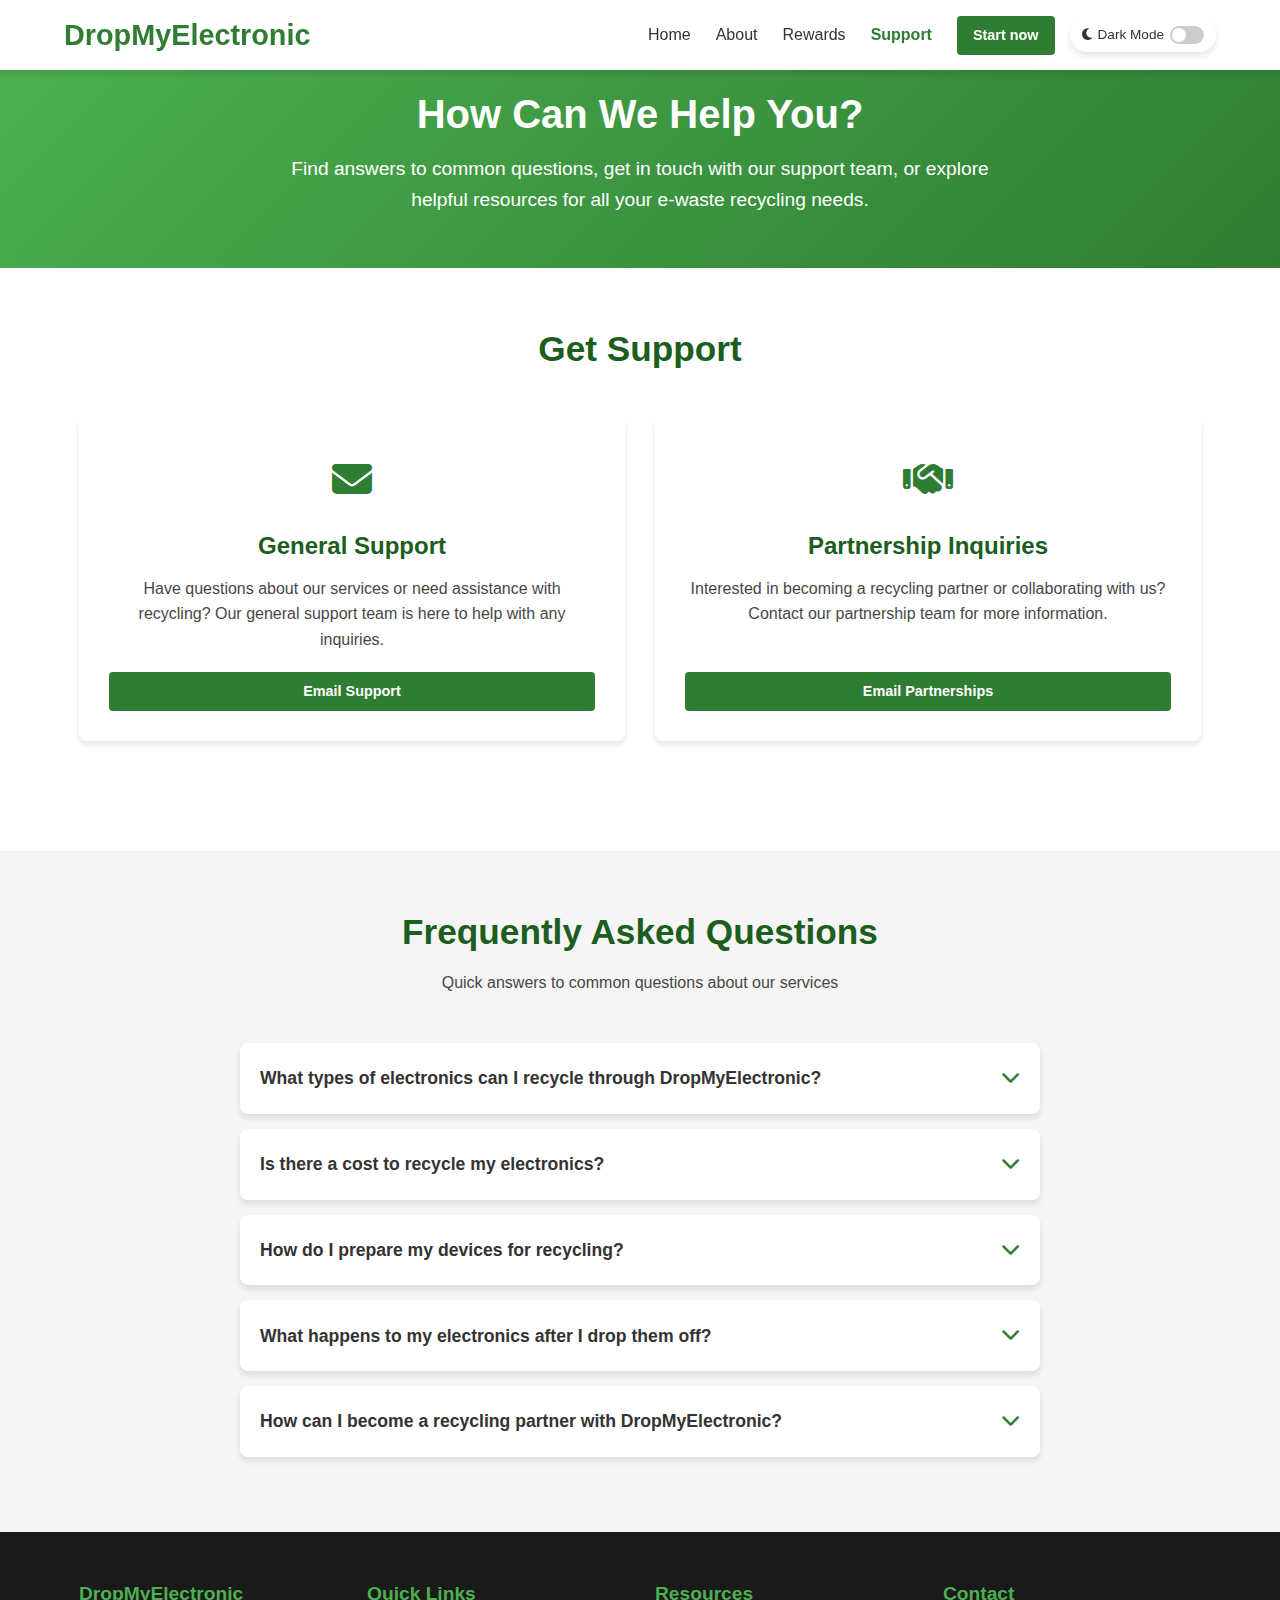
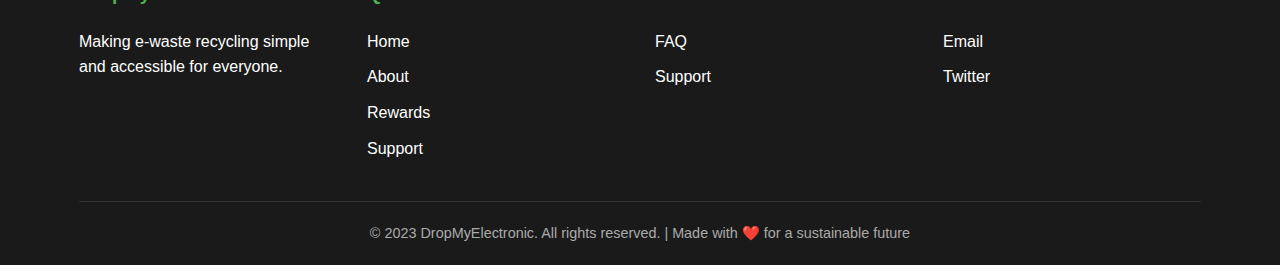
<file: support.html>
<!DOCTYPE html>
<html lang="en">
<head>
    <meta charset="UTF-8">
    <meta name="viewport" content="width=device-width, initial-scale=1.0">
    <title>Support - DropMyElectronic</title>
    <link rel="stylesheet" href="https://cdnjs.cloudflare.com/ajax/libs/font-awesome/6.4.0/css/all.min.css">
    <style>
        :root {
            --primary-color: #2e7d32; --primary-light: #4caf50; --primary-dark: #1b5e20;
            --secondary-color: #ff9800; --accent-color: #2196f3; --text-color: #333;
            --light-bg: #f5f5f5; --white: #ffffff; --card-bg: #ffffff;
            --shadow: 0 4px 6px rgba(0,0,0,0.1); --radius: 8px; --footer-bg: #1a1a1a;
            --footer-text: #ffffff; --hero-gradient: linear-gradient(135deg, var(--primary-light) 0%, var(--primary-color) 100%);
            --header-bg: #ffffff;
        }
        .dark-mode {
            --primary-color: #4caf50; --primary-light: #66bb6a; --primary-dark: #388e3c;
            --secondary-color: #ffb74d; --accent-color: #64b5f6; --text-color: #e0e0e0;
            --light-bg: #121212; --white: #1e1e1e; --card-bg: #2d2d2d;
            --shadow: 0 4px 6px rgba(0,0,0,0.3); --footer-bg: #0a0a0a; --footer-text: #e0e0e0;
            --hero-gradient: linear-gradient(135deg, #1b5e20 0%, #2e7d32 100%); --header-bg: #1e1e1e;
        }
        * { margin: 0; padding: 0; box-sizing: border-box; transition: background-color 0.3s ease, color 0.3s ease, border-color 0.3s ease; }
        body { font-family: 'Segoe UI', Tahoma, Geneva, Verdana, sans-serif; line-height: 1.6; color: var(--text-color); background-color: var(--light-bg); }
        a { text-decoration: none; color: inherit; }
        .container { width: 90%; max-width: 1200px; margin: 0 auto; padding: 0 15px; }
        .btn { display: inline-block; background-color: var(--primary-color); color: white; padding: 8px 16px; border-radius: 4px; font-weight: 600; transition: all 0.3s ease; border: none; cursor: pointer; text-align: center; font-size: 0.9rem; }
        .btn:hover { background-color: var(--primary-dark); transform: translateY(-2px); }
        .btn-secondary { background-color: var(--secondary-color); }
        .btn-secondary:hover { background-color: #e68900; }
        section { padding: 60px 0; }
        h1, h2, h3, h4 { margin-bottom: 1rem; line-height: 1.2; }
        header { background-color: var(--header-bg); box-shadow: var(--shadow); position: sticky; top: 0; z-index: 100; }
        .header-container { display: flex; justify-content: space-between; align-items: center; padding: 12px 0; }
        .logo { font-size: 1.8rem; font-weight: 700; color: var(--primary-color); }
        .nav-links { display: flex; align-items: center; list-style: none; gap: 25px; margin-left: auto; margin-right: 25px; }
        .nav-links a { font-weight: 500; transition: color 0.3s ease; }
        .nav-links a:hover, .nav-links .active { color: var(--primary-color); font-weight: 600; }
        .header-right { display: flex; align-items: center; gap: 15px; }
        .dark-mode-toggle { display: flex; align-items: center; gap: 8px; background-color: rgba(255,255,255,0.1); backdrop-filter: blur(10px); padding: 6px 12px; border-radius: 30px; box-shadow: var(--shadow); }
        .dark-mode-label { display: flex; align-items: center; gap: 6px; cursor: pointer; font-weight: 500; color: var(--text-color); font-size: 0.85rem; }
        .dark-mode-switch { position: relative; width: 34px; height: 18px; background-color: #ccc; border-radius: 34px; transition: background-color 0.3s; }
        .dark-mode-switch::after { content: ''; position: absolute; top: 2px; left: 2px; width: 14px; height: 14px; background-color: white; border-radius: 50%; transition: transform 0.3s; }
        #dark-mode-checkbox:checked + .dark-mode-switch { background-color: var(--primary-color); }
        #dark-mode-checkbox:checked + .dark-mode-switch::after { transform: translateX(16px); }
        #dark-mode-checkbox { display: none; }
        .hero { background: var(--hero-gradient); color: white; text-align: center; padding: 20px 0; }
        .hero h1 { font-size: 2.5rem; margin-bottom: 1rem; }
        .hero p { font-size: 1.2rem; max-width: 700px; margin: 0 auto 2rem; }
        .support-options { background-color: var(--white); }
        .section-title { text-align: center; margin-bottom: 3rem; }
        .section-title h2 { font-size: 2.2rem; color: var(--primary-dark); }
        .section-title p { color: var(--text-color); max-width: 600px; margin: 0 auto; opacity: 0.9; }
        .options-grid { display: grid; grid-template-columns: repeat(auto-fit, minmax(300px, 1fr)); gap: 30px; margin-bottom: 50px; }
        .option-card { background-color: var(--card-bg); border-radius: var(--radius); box-shadow: var(--shadow); padding: 30px; transition: transform 0.3s ease; display: flex; flex-direction: column; height: 100%; text-align: center; }
        .option-card:hover { transform: translateY(-5px); box-shadow: 0 8px 25px var(--shadow); }
        .option-icon { font-size: 2.5rem; color: var(--primary-color); margin-bottom: 20px; }
        .option-card h3 { font-size: 1.5rem; color: var(--primary-dark); margin-bottom: 15px; }
        .option-card p { color: var(--text-color); opacity: 0.9; flex-grow: 1; }
        .faq-section { background-color: var(--light-bg); }
        .faq-container { max-width: 800px; margin: 0 auto; }
        .faq-item { background-color: var(--card-bg); border-radius: var(--radius); box-shadow: var(--shadow); margin-bottom: 15px; overflow: hidden; transition: transform 0.3s ease; }
        .faq-item:hover { transform: translateY(-3px); }
        .faq-question { padding: 20px; font-size: 1.1rem; font-weight: 600; cursor: pointer; display: flex; justify-content: space-between; align-items: center; transition: background-color 0.3s ease; color: var(--text-color); }
        .faq-question:hover { background-color: var(--light-bg); }
        .faq-answer { padding: 0 20px; max-height: 0; overflow: hidden; transition: max-height 0.3s ease, padding 0.3s ease; color: var(--text-color); opacity: 0.9; }
        .faq-answer.active { padding: 0 20px 20px; max-height: 500px; }
        .faq-answer ul { margin-left: 20px; margin-top: 10px; }
        .faq-answer li { margin-bottom: 8px; padding-left: 5px; }
        .faq-toggle { font-size: 1.2rem; transition: transform 0.3s ease; color: var(--primary-color); }
        .faq-toggle.active { transform: rotate(180deg); }
        footer { background-color: var(--footer-bg); color: var(--footer-text); padding: 50px 0 20px; }
        .footer-content { display: grid; grid-template-columns: repeat(auto-fit, minmax(200px, 1fr)); gap: 30px; margin-bottom: 30px; }
        .footer-column h3 { font-size: 1.2rem; margin-bottom: 1.5rem; color: var(--primary-light); }
        .footer-links { list-style: none; }
        .footer-links li { margin-bottom: 10px; }
        .footer-links a { transition: color 0.3s ease; }
        .footer-links a:hover { color: var(--primary-light); }
        .copyright { text-align: center; padding-top: 20px; border-top: 1px solid #333; font-size: 0.9rem; color: #aaa; }
        @media (max-width: 1024px) {
            .nav-links { gap: 20px; margin-right: 20px; }
            .header-right { gap: 12px; }
        }
        @media (max-width: 768px) {
            .header-container { flex-direction: column; gap: 15px; }
            .nav-links { margin: 10px auto; gap: 15px; flex-wrap: wrap; justify-content: center; margin-right: 0; }
            .header-right { order: 1; width: 100%; justify-content: center; margin-top: 10px; }
            .hero h1 { font-size: 2rem; }
            .dark-mode-label span { display: none; }
        }
        @media (max-width: 480px) {
            .hero h1 { font-size: 1.8rem; }
            .section-title h2 { font-size: 1.8rem; }
            .options-grid { grid-template-columns: 1fr; }
            .option-card { padding: 20px; }
        }
    </style>
</head>
<body>
    <header>
        <div class="container header-container">
            <a href="index.html" class="logo">DropMyElectronic</a>
            <ul class="nav-links">
                <li><a href="index.html">Home</a></li>
                <li><a href="about.html">About</a></li>
                <li><a href="reward.html">Rewards</a></li>
                <li><a href="support.html" class="active">Support</a></li>
            </ul>
            <div class="header-right">
                <a href="sign.html" class="btn">Start now</a>
                <div class="dark-mode-toggle">
                    <label for="dark-mode-checkbox" class="dark-mode-label">
                        <i class="fas fa-moon"></i><span>Dark Mode</span>
                        <input type="checkbox" id="dark-mode-checkbox">
                        <div class="dark-mode-switch"></div>
                    </label>
                </div>
            </div>
        </div>
    </header>
    <section class="hero">
        <div class="container">
            <h1>How Can We Help You?</h1>
            <p>Find answers to common questions, get in touch with our support team, or explore helpful resources for all your e-waste recycling needs.</p>
        </div>
    </section>
    <section class="support-options">
        <div class="container">
            <div class="section-title">
                <h2>Get Support</h2>
            </div>
            <div class="options-grid">
                <div class="option-card">
                    <div class="option-icon">
                        <i class="fas fa-envelope"></i>
                    </div>
                    <h3>General Support</h3>
                    <p>Have questions about our services or need assistance with recycling? Our general support team is here to help with any inquiries.</p>
                    <div style="margin-top: auto; padding-top: 20px;">
                        <a href="mailto:support@dropmyelectronic.com" class="btn" style="width: 100%;">Email Support</a>
                    </div>
                </div>
                <div class="option-card">
                    <div class="option-icon">
                        <i class="fas fa-handshake"></i>
                    </div>
                    <h3>Partnership Inquiries</h3>
                    <p>Interested in becoming a recycling partner or collaborating with us? Contact our partnership team for more information.</p>
                    <div style="margin-top: auto; padding-top: 20px;">
                        <a href="mailto:partnerships@dropmyelectronic.com" class="btn" style="width: 100%;">Email Partnerships</a>
                    </div>
                </div>
            </div>
        </div>
    </section>
    <section class="faq-section">
        <div class="container">
            <div class="section-title">
                <h2>Frequently Asked Questions</h2>
                <p>Quick answers to common questions about our services</p>
            </div>
            <div class="faq-container">
                <div class="faq-item">
                    <div class="faq-question">
                        <span>What types of electronics can I recycle through DropMyElectronic?</span>
                        <span class="faq-toggle"><i class="fas fa-chevron-down"></i></span>
                    </div>
                    <div class="faq-answer">
                        <p>We accept a wide range of electronics including smartphones, tablets, laptops, desktop computers, monitors, printers, televisions, small household appliances, batteries, and cables. For a complete list of accepted items, please visit our Services page.</p>
                    </div>
                </div>
                <div class="faq-item">
                    <div class="faq-question">
                        <span>Is there a cost to recycle my electronics?</span>
                        <span class="faq-toggle"><i class="fas fa-chevron-down"></i></span>
                    </div>
                    <div class="faq-answer">
                        <p>Most common household electronics can be recycled for free at our partner locations. However, some larger items or specialized equipment may incur a small recycling fee. You can check specific pricing for each location on our map before visiting.</p>
                    </div>
                </div>
                <div class="faq-item">
                    <div class="faq-question">
                        <span>How do I prepare my devices for recycling?</span>
                        <span class="faq-toggle"><i class="fas fa-chevron-down"></i></span>
                    </div>
                    <div class="faq-answer">
                        <p>For most devices, we recommend:
                        <ul>
                            <li>Back up any important data</li>
                            <li>Perform a factory reset to erase personal information</li>
                            <li>Remove SIM cards and memory cards</li>
                            <li>Pack devices securely to prevent damage during transport</li>
                        </ul>
                        For detailed preparation guides for specific device types, check our Resources section.</p>
                    </div>
                </div>
                <div class="faq-item">
                    <div class="faq-question">
                        <span>What happens to my electronics after I drop them off?</span>
                        <span class="faq-toggle"><i class="fas fa-chevron-down"></i></span>
                    </div>
                    <div class="faq-answer">
                        <p>All electronics collected through our partner centers are processed according to strict environmental standards. Devices are sorted, dismantled, and separated into material types. Working devices may be refurbished and reused, while others are broken down to recover valuable materials like gold, silver, copper, and rare earth metals. Hazardous components are safely disposed of following environmental regulations.</p>
                    </div>
                </div>
                <div class="faq-item">
                    <div class="faq-question">
                        <span>How can I become a recycling partner with DropMyElectronic?</span>
                        <span class="faq-toggle"><i class="fas fa-chevron-down"></i></span>
                    </div>
                    <div class="faq-answer">
                        <p>We're always looking to expand our network of certified recycling partners. If you operate a recycling facility that meets our environmental and ethical standards, please contact our partnership team at partnerships@dropmyelectronic.com with details about your services and certifications.</p>
                    </div>
                </div>
            </div>
        </div>
    </section>
    <footer>
        <div class="container">
            <div class="footer-content">
                <div class="footer-column">
                    <h3>DropMyElectronic</h3>
                    <p>Making e-waste recycling simple and accessible for everyone.</p>
                </div>
                <div class="footer-column">
                    <h3>Quick Links</h3>
                    <ul class="footer-links">
                        <li><a href="index.html">Home</a></li>
                        <li><a href="about.html">About</a></li>
                        <li><a href="reward.html">Rewards</a></li>
                        <li><a href="support.html">Support</a></li>
                    </ul>
                </div>
                <div class="footer-column">
                    <h3>Resources</h3>
                    <ul class="footer-links">
                        <li><a href="#">FAQ</a></li>
                        <li><a href="support.html">Support</a></li>
                    </ul>
                </div>
                <div class="footer-column">
                    <h3>Contact</h3>
                    <ul class="footer-links">
                        <li><a href="mailto:info@dropmyelectronic.com">Email</a></li>
                        <li><a href="#">Twitter</a></li>
                    </ul>
                </div>
            </div>
            <div class="copyright">
                <p>&copy; 2023 DropMyElectronic. All rights reserved. | Made with ❤️ for a sustainable future</p>
            </div>
        </div>
    </footer>
    <script>
        document.querySelectorAll('.faq-question').forEach(question => {
            question.addEventListener('click', () => {
                const answer = question.nextElementSibling;
                const toggle = question.querySelector('.faq-toggle');
                document.querySelectorAll('.faq-answer').forEach(otherAnswer => {
                    if (otherAnswer !== answer && otherAnswer.classList.contains('active')) {
                        otherAnswer.classList.remove('active');
                        otherAnswer.previousElementSibling.querySelector('.faq-toggle').classList.remove('active');
                    }
                });
                answer.classList.toggle('active');
                toggle.classList.toggle('active');
            });
        });

        const darkModeToggle = document.getElementById('dark-mode-checkbox');
        const body = document.body;
        const prefersDarkScheme = window.matchMedia('(prefers-color-scheme: dark)');
        const currentTheme = localStorage.getItem('theme');
        
        function updateDarkModeIcon(isDark) {
            const icon = document.querySelector('.dark-mode-label i');
            const label = document.querySelector('.dark-mode-label span');
            icon.className = isDark ? 'fas fa-sun' : 'fas fa-moon';
            label.textContent = isDark ? 'Light Mode' : 'Dark Mode';
        }
        
        if (currentTheme === 'dark' || (!currentTheme && prefersDarkScheme.matches)) {
            body.classList.add('dark-mode');
            darkModeToggle.checked = true;
            updateDarkModeIcon(true);
        }
        
        darkModeToggle.addEventListener('change', function() {
            if (this.checked) {
                body.classList.add('dark-mode');
                localStorage.setItem('theme', 'dark');
                updateDarkModeIcon(true);
            } else {
                body.classList.remove('dark-mode');
                localStorage.setItem('theme', 'light');
                updateDarkModeIcon(false);
            }
        });
        
        prefersDarkScheme.addEventListener('change', function(e) {
            if (!localStorage.getItem('theme')) {
                if (e.matches) {
                    body.classList.add('dark-mode');
                    darkModeToggle.checked = true;
                    updateDarkModeIcon(true);
                } else {
                    body.classList.remove('dark-mode');
                    darkModeToggle.checked = false;
                    updateDarkModeIcon(false);
                }
            }
        });
    </script>
</body>
</html>
</file>
<file: style.css>
* { margin: 0; padding: 0; box-sizing: border-box; }

body {
  font-family: 'Arial', sans-serif;
  min-height: 100vh;
  position: relative;
  overflow-x: hidden;
}

/* Animated Background */
.animated-bg {
  position: fixed;
  top: 0; left: 0;
  width: 100%; height: 100%;
  background: linear-gradient(-45deg, #667eea, #764ba2, #f093fb, #f5576c);
  background-size: 400% 400%;
  animation: gradientShift 15s ease infinite;
  z-index: -1;
}

.animated-bg::before {
  content: '';
  position: absolute;
  top: 0; left: 0;
  width: 100%; height: 100%;
  background-image: 
    radial-gradient(circle at 20% 80%, rgba(255,255,255,0.1) 2px, transparent 0),
    radial-gradient(circle at 80% 20%, rgba(255,255,255,0.1) 1px, transparent 0);
  background-size: 400px 400px, 300px 300px;
  animation: float 20s linear infinite;
}

/* Animations */
@keyframes gradientShift {
  0% { background-position: 0% 50%; }
  50% { background-position: 100% 50%; }
  100% { background-position: 0% 50%; }
}

@keyframes float {
  100% { background-position: 400px 400px, 300px 300px; }
}

@keyframes fadeInUp {
  to { opacity: 1; transform: translateY(0); }
}

@keyframes slideInRight {
  to { opacity: 1; transform: translateX(0); }
}

@keyframes slideInLeft {
  to { opacity: 1; transform: translateX(0); }
}

@keyframes pulse {
  50% { box-shadow: 0 8px 35px rgba(102, 126, 234, 0.6); }
}

@keyframes celebrate {
  50% { transform: scale(1.1); }
}

@keyframes shake {
  25%, 75% { transform: translateX(-5px); }
  50% { transform: translateX(5px); }
}

/* Utility Classes */
.fade-in-up { opacity: 0; transform: translateY(30px); animation: fadeInUp 0.8s ease forwards; }
.slide-in-right { opacity: 0; transform: translateX(50px); animation: slideInRight 0.8s ease 0.4s forwards; }
.slide-in-left { opacity: 0; transform: translateX(-50px); animation: slideInLeft 0.8s ease 0.6s forwards; }
.delay-1 { animation-delay: 0.3s; } .delay-2 { animation-delay: 0.6s; } .delay-3 { animation-delay: 0.9s; }

/* Layout */
.page-container {
  padding: 20px;
  min-height: 100vh;
  display: flex;
  flex-direction: column;
  align-items: center;
  justify-content: center;
}

/* Navigation */
.nav-top {
  position: fixed;
  top: 20px;
  right: 20px;
  display: flex;
  gap: 10px;
  z-index: 1000;
}

.nav-btn {
  background: linear-gradient(135deg, #667eea, #764ba2);
  color: white;
  padding: 10px 20px;
  border-radius: 25px;
  text-decoration: none;
  font-weight: 600;
  font-size: 0.9em;
  transition: all 0.3s ease;
  box-shadow: 0 4px 15px rgba(102, 126, 234, 0.3);
  white-space: nowrap;
}

.nav-btn:hover { transform: translateY(-2px); box-shadow: 0 6px 20px rgba(102, 126, 234, 0.4); }
.nav-btn.contact { background: linear-gradient(135deg, #ff6b6b, #ee5a24); }
.nav-btn.contact:hover { box-shadow: 0 6px 20px rgba(255, 107, 107, 0.4); }

/* Header */
.header {
  background: rgba(255, 255, 255, 0.95);
  border-radius: 20px;
  padding: 40px;
  margin: 80px 0 30px 0;
  box-shadow: 0 20px 40px rgba(0, 0, 0, 0.1);
  backdrop-filter: blur(10px);
  border: 1px solid rgba(255, 255, 255, 0.3);
  max-width: 800px;
  text-align: center;
}

.header h1 {
  color: #2c3e50;
  font-size: 2.5em;
  margin-bottom: 15px;
  font-weight: 700;
  background: linear-gradient(135deg, #667eea, #764ba2);
  -webkit-background-clip: text;
  -webkit-text-fill-color: transparent;
  background-clip: text;
}

.header p {
  color: #5a67d8;
  font-size: 1.3em;
  line-height: 1.6;
  margin: 0;
  font-weight: 500;
}

/* Homepage Sections */
.hero-section, .info-section, .cta-section, .quiz-section, .contact-container {
  background: rgba(255, 255, 255, 0.95);
  border-radius: 25px;
  padding: 40px;
  margin: 20px 0;
  box-shadow: 0 25px 50px rgba(0, 0, 0, 0.15);
  backdrop-filter: blur(15px);
  border: 1px solid rgba(255, 255, 255, 0.4);
  max-width: 1000px;
  width: 90%;
  text-align: center;
}

.hero-content h2, .cta-section h2, .info-section h2 {
  color: #2c3e50;
  font-size: 2.2em;
  margin-bottom: 20px;
}

/* Buttons */
button, .btn, .cta-btn, .feature-btn, .submit-btn {
  background: linear-gradient(135deg, #667eea, #764ba2);
  color: white;
  border: none;
  padding: 15px 30px;
  border-radius: 50px;
  text-decoration: none;
  font-weight: 600;
  transition: all 0.3s ease;
  box-shadow: 0 4px 15px rgba(102, 126, 234, 0.3);
  display: inline-block;
  cursor: pointer;
  font-size: 1.1em;
}

button:hover, .btn:hover, .cta-btn:hover { 
  transform: translateY(-3px); 
  box-shadow: 0 8px 25px rgba(102, 126, 234, 0.4); 
}

.cta-btn.large { padding: 18px 45px; font-size: 1.3em; }
.btn-pulse { animation: pulse 2s infinite; }

button.correct { background: linear-gradient(135deg, #4CAF50, #45a049); transform: scale(1.05); }
button.incorrect { background: linear-gradient(135deg, #f44336, #da190b); transform: scale(1.05); }
button:disabled { cursor: not-allowed; opacity: 0.8; animation: none; }

/* Homepage Components */
.hero-actions { margin: 30px 0; }

.hero-stats {
  display: grid;
  grid-template-columns: repeat(auto-fit, minmax(200px, 1fr));
  gap: 20px;
  margin-top: 40px;
}

.stat-card {
  background: linear-gradient(135deg, #667eea, #764ba2);
  color: white;
  padding: 25px;
  border-radius: 15px;
  text-align: center;
  transition: all 0.3s ease;
}

.stat-card:hover { transform: translateY(-5px); box-shadow: 0 15px 35px rgba(102, 126, 234, 0.4); }
.stat-card h3 { font-size: 1.5em; margin-bottom: 10px; font-weight: 600; }
.stat-card p { font-size: 0.95em; opacity: 0.9; line-height: 1.4; }

.info-grid {
  display: grid;
  grid-template-columns: repeat(auto-fit, minmax(300px, 1fr));
  gap: 25px;
  margin-top: 20px;
}

.info-card {
  background: linear-gradient(135deg, #f8f9fa, #e9ecef);
  padding: 25px;
  border-radius: 15px;
  border-left: 4px solid #667eea;
  text-align: left;
}

.info-card h4 { color: #2c3e50; margin-bottom: 15px; font-size: 1.3em; }
.info-card ul { list-style: none; padding: 0; }
.info-card li { padding: 8px 0; border-bottom: 1px solid rgba(0,0,0,0.1); color: #555; }
.info-card li:last-child { border-bottom: none; }

.cta-buttons {
  display: flex;
  gap: 20px;
  justify-content: center;
  flex-wrap: wrap;
  margin-top: 30px;
}

.cta-section p { color: #666; font-size: 1.2em; margin-bottom: 30px; line-height: 1.6; }

/* Quiz Styles */
.quiz-section { max-width: 600px; }
.quiz-section h2 { margin-bottom: 30px; }
#quiz { text-align: center; }

#question {
  font-size: 1.4em;
  margin-bottom: 30px;
  color: #2c3e50;
  font-weight: 600;
  min-height: 60px;
  display: flex;
  align-items: center;
  justify-content: center;
}

.quiz-header { margin-bottom: 30px; }
.quiz-stats {
  display: flex;
  justify-content: space-between;
  background: linear-gradient(135deg, #f8f9fa, #e9ecef);
  padding: 15px 25px;
  border-radius: 15px;
  font-size: 1.1em;
}

.options-container {
  display: flex;
  flex-direction: column;
  gap: 15px;
  margin: 25px 0;
}

.option-btn { width: 100%; text-align: left; padding: 20px 25px; font-size: 1.1em; }
.reset-btn { background: linear-gradient(135deg, #ff6b6b, #ee5a24); margin-top: 20px; }

#result {
  font-size: 1.3em;
  margin: 25px 0;
  padding: 20px;
  border-radius: 15px;
  background: rgba(52, 152, 219, 0.1);
  line-height: 1.6;
}

#result small { display: block; margin-top: 10px; color: #666; font-style: italic; }
.celebrate { animation: celebrate 0.6s ease; }
.shake { animation: shake 0.5s ease; }
#score, #current, #total { font-weight: bold; font-size: 1.3em; color: #2c3e50; margin: 15px 0; }

/* Contact Page */
.contact-container { max-width: 800px; }
.contact-grid {
  display: grid;
  grid-template-columns: 1fr 1fr;
  gap: 40px;
  margin-top: 30px;
}

.contact-info {
  background: linear-gradient(135deg, #667eea, #764ba2);
  padding: 30px;
  border-radius: 20px;
  color: white;
  text-align: left;
}

.contact-item {
  display: flex;
  align-items: flex-start;
  margin-bottom: 20px;
  padding: 15px;
  background: rgba(255, 255, 255, 0.1);
  border-radius: 10px;
}

.contact-form {
  background: linear-gradient(135deg, #f8f9fa, #e9ecef);
  padding: 30px;
  border-radius: 20px;
  text-align: left;
}

.form-group { margin-bottom: 20px; }
.form-group input, .form-group select, .form-group textarea {
  width: 100%;
  padding: 12px 15px;
  border: 2px solid #e0e0e0;
  border-radius: 10px;
  font-size: 1em;
  transition: all 0.3s ease;
}

.form-group input:focus, .form-group select:focus, .form-group textarea:focus {
  outline: none;
  border-color: #667eea;
  box-shadow: 0 4px 20px rgba(102, 126, 234, 0.2);
}

.submit-btn { width: 100%; margin-top: 10px; background: linear-gradient(135deg, #4CAF50, #45a049); }

.social-link {
  display: inline-block;
  padding: 12px;
  background: rgba(255, 255, 255, 0.2);
  border-radius: 50%;
  color: white;
  text-decoration: none;
  transition: all 0.3s ease;
  text-align: center;
  width: 45px;
  height: 45px;
}

.social-link:hover { background: rgba(255, 255, 255, 0.3); transform: translateY(-3px); }

/* Map Page */
.map-page-container {
  display: grid;
  grid-template-columns: 1fr 1fr;
  gap: 30px;
  max-width: 1400px;
  width: 95%;
  margin: 20px auto;
  align-items: start;
}

.centers-sidebar, .map-side {
  background: rgba(255, 255, 255, 0.95);
  border-radius: 25px;
  padding: 30px;
  box-shadow: 0 25px 50px rgba(0, 0, 0, 0.15);
  backdrop-filter: blur(15px);
  border: 1px solid rgba(255, 255, 255, 0.4);
  height: 600px;
}

.centers-sidebar { overflow-y: auto; }

#map {
  height: 100%;
  width: 100%;
  border-radius: 15px;
  box-shadow: 0 10px 30px rgba(0,0,0,0.15);
  border: 2px solid rgba(255,255,255,0.8);
}

.centers-list {
  display: flex;
  flex-direction: column;
  gap: 20px;
  margin-top: 20px;
}

.center-card {
  background: linear-gradient(135deg, #ffffff, #f8f9fa);
  padding: 20px;
  border-radius: 15px;
  box-shadow: 0 5px 15px rgba(0,0,0,0.1);
  border-left: 4px solid #667eea;
  transition: all 0.3s ease;
  cursor: pointer;
  text-align: left;
}

.center-card:hover { transform: translateX(5px); box-shadow: 0 8px 25px rgba(0,0,0,0.15); }
.center-card.active { border-left: 4px solid #4CAF50; background: linear-gradient(135deg, #f0fff0, #e8f5e8); }

.contact-details { text-align: left; margin-bottom: 15px; }
.contact-details p { margin: 5px 0; font-size: 0.9em; }

.search-box {
  margin-bottom: 20px;
  padding: 20px;
  background: linear-gradient(135deg, #f8f9fa, #e9ecef);
  border-radius: 15px;
}

.search-box input {
  width: 100%;
  padding: 12px 20px;
  border: 2px solid #ddd;
  border-radius: 25px;
  font-size: 1em;
  margin-bottom: 10px;
}

.search-box button { background: linear-gradient(135deg, #4CAF50, #45a049); margin: 5px; }
.search-box button:last-child { background: linear-gradient(135deg, #667eea, #764ba2); }

.stagger-item {
  opacity: 0;
  transform: translateY(20px);
  animation: fadeInUp 0.6s ease forwards;
}

/* Custom marker styles */
.recycler-marker, .user-marker {
  background: transparent;
  border: none;
  font-size: 24px;
  text-align: center;
}

.user-marker { filter: drop-shadow(2px 2px 2px rgba(0,0,0,0.5)); }
.leaflet-popup-content-wrapper { border-radius: 12px; box-shadow: 0 10px 30px rgba(0,0,0,0.2); }

/* Responsive */
@media (max-width: 1024px) {
  .map-page-container { grid-template-columns: 1fr; gap: 20px; }
  .centers-sidebar, .map-side { height: 500px; }
}

@media (max-width: 768px) {
  .contact-grid, .hero-stats, .info-grid { grid-template-columns: 1fr; }
  .nav-top { 
    position: fixed;
    top: 10px;
    right: 10px;
    flex-direction: column;
    gap: 8px;
  }
  .header { margin-top: 120px; padding: 30px 20px; }
  .quiz-section, .contact-container { padding: 25px; }
  .nav-btn { padding: 8px 16px; font-size: 0.8em; }
  .quiz-stats { flex-direction: column; gap: 10px; text-align: center; }
  .map-page-container { width: 100%; padding: 0 10px; }
  .centers-sidebar, .map-side { height: 400px; padding: 20px; }
  .cta-buttons { flex-direction: column; align-items: center; }
  .cta-btn.large { width: 100%; max-width: 300px; text-align: center; }
}

@media (max-width: 480px) {
  .page-container { padding: 10px; }
  .header, .quiz-section, .contact-container, .hero-section, .cta-section { padding: 20px; }
  button, .btn, .cta-btn { padding: 12px 20px; font-size: 1em; }
  .nav-top { top: 5px; right: 5px; }
  .nav-btn { padding: 6px 12px; font-size: 0.75em; }
  .header { margin-top: 140px; }
}
</file>
